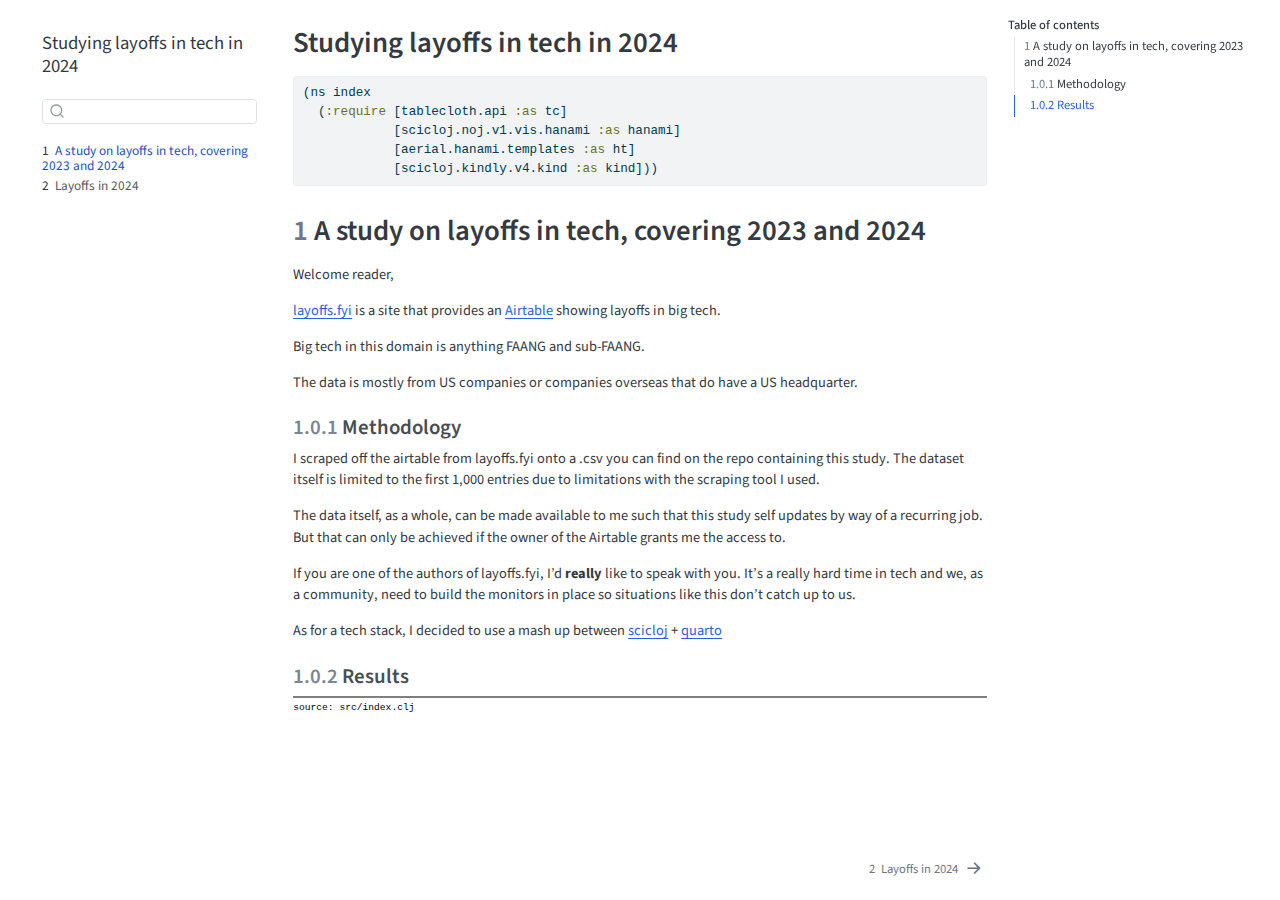
<file: index.html>
<!DOCTYPE html>
<html xmlns="http://www.w3.org/1999/xhtml" lang="en" xml:lang="en"><head>

<meta charset="utf-8">
<meta name="generator" content="quarto-1.4.554">

<meta name="viewport" content="width=device-width, initial-scale=1.0, user-scalable=yes">


<title>Studying layoffs in tech in 2024</title>
<style>
code{white-space: pre-wrap;}
span.smallcaps{font-variant: small-caps;}
div.columns{display: flex; gap: min(4vw, 1.5em);}
div.column{flex: auto; overflow-x: auto;}
div.hanging-indent{margin-left: 1.5em; text-indent: -1.5em;}
ul.task-list{list-style: none;}
ul.task-list li input[type="checkbox"] {
  width: 0.8em;
  margin: 0 0.8em 0.2em -1em; /* quarto-specific, see https://github.com/quarto-dev/quarto-cli/issues/4556 */ 
  vertical-align: middle;
}
/* CSS for syntax highlighting */
pre > code.sourceCode { white-space: pre; position: relative; }
pre > code.sourceCode > span { line-height: 1.25; }
pre > code.sourceCode > span:empty { height: 1.2em; }
.sourceCode { overflow: visible; }
code.sourceCode > span { color: inherit; text-decoration: inherit; }
div.sourceCode { margin: 1em 0; }
pre.sourceCode { margin: 0; }
@media screen {
div.sourceCode { overflow: auto; }
}
@media print {
pre > code.sourceCode { white-space: pre-wrap; }
pre > code.sourceCode > span { text-indent: -5em; padding-left: 5em; }
}
pre.numberSource code
  { counter-reset: source-line 0; }
pre.numberSource code > span
  { position: relative; left: -4em; counter-increment: source-line; }
pre.numberSource code > span > a:first-child::before
  { content: counter(source-line);
    position: relative; left: -1em; text-align: right; vertical-align: baseline;
    border: none; display: inline-block;
    -webkit-touch-callout: none; -webkit-user-select: none;
    -khtml-user-select: none; -moz-user-select: none;
    -ms-user-select: none; user-select: none;
    padding: 0 4px; width: 4em;
  }
pre.numberSource { margin-left: 3em;  padding-left: 4px; }
div.sourceCode
  {   }
@media screen {
pre > code.sourceCode > span > a:first-child::before { text-decoration: underline; }
}
</style>


<script src="site_libs/quarto-nav/quarto-nav.js"></script>
<script src="site_libs/quarto-nav/headroom.min.js"></script>
<script src="site_libs/clipboard/clipboard.min.js"></script>
<script src="site_libs/quarto-search/autocomplete.umd.js"></script>
<script src="site_libs/quarto-search/fuse.min.js"></script>
<script src="site_libs/quarto-search/quarto-search.js"></script>
<meta name="quarto:offset" content="./">
<link href="./notebooks.layoffs.html" rel="next">
<script src="site_libs/quarto-html/quarto.js"></script>
<script src="site_libs/quarto-html/popper.min.js"></script>
<script src="site_libs/quarto-html/tippy.umd.min.js"></script>
<script src="site_libs/quarto-html/anchor.min.js"></script>
<link href="site_libs/quarto-html/tippy.css" rel="stylesheet">
<link href="site_libs/quarto-html/quarto-syntax-highlighting.css" rel="stylesheet" id="quarto-text-highlighting-styles">
<script src="site_libs/bootstrap/bootstrap.min.js"></script>
<link href="site_libs/bootstrap/bootstrap-icons.css" rel="stylesheet">
<link href="site_libs/bootstrap/bootstrap.min.css" rel="stylesheet" id="quarto-bootstrap" data-mode="light">
<script id="quarto-search-options" type="application/json">{
  "location": "sidebar",
  "copy-button": false,
  "collapse-after": 3,
  "panel-placement": "start",
  "type": "textbox",
  "limit": 50,
  "keyboard-shortcut": [
    "f",
    "/",
    "s"
  ],
  "show-item-context": false,
  "language": {
    "search-no-results-text": "No results",
    "search-matching-documents-text": "matching documents",
    "search-copy-link-title": "Copy link to search",
    "search-hide-matches-text": "Hide additional matches",
    "search-more-match-text": "more match in this document",
    "search-more-matches-text": "more matches in this document",
    "search-clear-button-title": "Clear",
    "search-text-placeholder": "",
    "search-detached-cancel-button-title": "Cancel",
    "search-submit-button-title": "Submit",
    "search-label": "Search"
  }
}</script>
<link rel="icon" href="data:,">


</head>

<body class="nav-sidebar floating">

<div id="quarto-search-results"></div>
  <header id="quarto-header" class="headroom fixed-top">
  <nav class="quarto-secondary-nav">
    <div class="container-fluid d-flex">
      <button type="button" class="quarto-btn-toggle btn" data-bs-toggle="collapse" data-bs-target=".quarto-sidebar-collapse-item" aria-controls="quarto-sidebar" aria-expanded="false" aria-label="Toggle sidebar navigation" onclick="if (window.quartoToggleHeadroom) { window.quartoToggleHeadroom(); }">
        <i class="bi bi-layout-text-sidebar-reverse"></i>
      </button>
        <nav class="quarto-page-breadcrumbs" aria-label="breadcrumb"><ol class="breadcrumb"><li class="breadcrumb-item"><a href="./index.html"><span class="chapter-number">1</span>&nbsp; <span class="chapter-title">A study on layoffs in tech, covering 2023 and 2024</span></a></li></ol></nav>
        <a class="flex-grow-1" role="button" data-bs-toggle="collapse" data-bs-target=".quarto-sidebar-collapse-item" aria-controls="quarto-sidebar" aria-expanded="false" aria-label="Toggle sidebar navigation" onclick="if (window.quartoToggleHeadroom) { window.quartoToggleHeadroom(); }">      
        </a>
      <button type="button" class="btn quarto-search-button" aria-label="" onclick="window.quartoOpenSearch();">
        <i class="bi bi-search"></i>
      </button>
    </div>
  </nav>
</header>
<!-- content -->
<div id="quarto-content" class="quarto-container page-columns page-rows-contents page-layout-article">
<!-- sidebar -->
  <nav id="quarto-sidebar" class="sidebar collapse collapse-horizontal quarto-sidebar-collapse-item sidebar-navigation floating overflow-auto">
    <div class="pt-lg-2 mt-2 text-left sidebar-header">
    <div class="sidebar-title mb-0 py-0">
      <a href="./">Studying layoffs in tech in 2024</a> 
    </div>
      </div>
        <div class="mt-2 flex-shrink-0 align-items-center">
        <div class="sidebar-search">
        <div id="quarto-search" class="" title="Search"></div>
        </div>
        </div>
    <div class="sidebar-menu-container"> 
    <ul class="list-unstyled mt-1">
        <li class="sidebar-item">
  <div class="sidebar-item-container"> 
  <a href="./index.html" class="sidebar-item-text sidebar-link active">
 <span class="menu-text"><span class="chapter-number">1</span>&nbsp; <span class="chapter-title">A study on layoffs in tech, covering 2023 and 2024</span></span></a>
  </div>
</li>
        <li class="sidebar-item">
  <div class="sidebar-item-container"> 
  <a href="./notebooks.layoffs.html" class="sidebar-item-text sidebar-link">
 <span class="menu-text"><span class="chapter-number">2</span>&nbsp; <span class="chapter-title">Layoffs in 2024</span></span></a>
  </div>
</li>
    </ul>
    </div>
</nav>
<div id="quarto-sidebar-glass" class="quarto-sidebar-collapse-item" data-bs-toggle="collapse" data-bs-target=".quarto-sidebar-collapse-item"></div>
<!-- margin-sidebar -->
    <div id="quarto-margin-sidebar" class="sidebar margin-sidebar">
        <nav id="TOC" role="doc-toc" class="toc-active">
    <h2 id="toc-title">Table of contents</h2>
   
  <ul>
  <li><a href="#a-study-on-layoffs-in-tech-covering-2023-and-2024" id="toc-a-study-on-layoffs-in-tech-covering-2023-and-2024" class="nav-link active" data-scroll-target="#a-study-on-layoffs-in-tech-covering-2023-and-2024"><span class="header-section-number">1</span> A study on layoffs in tech, covering 2023 and 2024</a>
  <ul>
  <li><a href="#methodology" id="toc-methodology" class="nav-link" data-scroll-target="#methodology"><span class="header-section-number">1.0.1</span> Methodology</a></li>
  <li><a href="#results" id="toc-results" class="nav-link" data-scroll-target="#results"><span class="header-section-number">1.0.2</span> Results</a></li>
  </ul></li>
  </ul>
</nav>
    </div>
<!-- main -->
<main class="content" id="quarto-document-content">

<header id="title-block-header" class="quarto-title-block default">
<div class="quarto-title">
<h1 class="title">Studying layoffs in tech in 2024</h1>
</div>



<div class="quarto-title-meta">

    
  
    
  </div>
  


</header>


<style></style>
<style>.printedClojure .sourceCode {
  background-color: transparent;
  border-style: none;
}
</style>
<style>.clay-limit-image-width .clay-image {max-width: 100%}
</style>
<script src="index_files/md-default0.js" type="text/javascript"></script>
<script src="index_files/md-default1.js" type="text/javascript"></script>
<div class="sourceClojure">
<div class="sourceCode" id="cb1"><pre class="sourceCode clojure code-with-copy"><code class="sourceCode clojure"><span id="cb1-1"><a href="#cb1-1" aria-hidden="true" tabindex="-1"></a>(<span class="kw">ns</span> <span class="kw">index</span></span>
<span id="cb1-2"><a href="#cb1-2" aria-hidden="true" tabindex="-1"></a>  (<span class="at">:require</span> [tablecloth.api <span class="at">:as</span> tc]</span>
<span id="cb1-3"><a href="#cb1-3" aria-hidden="true" tabindex="-1"></a>            [scicloj.noj.v1.vis.hanami <span class="at">:as</span> hanami]</span>
<span id="cb1-4"><a href="#cb1-4" aria-hidden="true" tabindex="-1"></a>            [aerial.hanami.templates <span class="at">:as</span> ht]</span>
<span id="cb1-5"><a href="#cb1-5" aria-hidden="true" tabindex="-1"></a>            [scicloj.kindly.v4.kind <span class="at">:as</span> kind]))</span></code><button title="Copy to Clipboard" class="code-copy-button"><i class="bi"></i></button></pre></div>
</div>
<section id="a-study-on-layoffs-in-tech-covering-2023-and-2024" class="level1" data-number="1">
<h1 data-number="1"><span class="header-section-number">1</span> A study on layoffs in tech, covering 2023 and 2024</h1>
<p>Welcome reader,</p>
<p><a href="https://layoffs.fyi/">layoffs.fyi</a> is a site that provides an <a href="https://www.airtable.com/">Airtable</a> showing layoffs in big tech.</p>
<p>Big tech in this domain is anything FAANG and sub-FAANG.</p>
<p>The data is mostly from US companies or companies overseas that do have a US headquarter.</p>
<section id="methodology" class="level3" data-number="1.0.1">
<h3 data-number="1.0.1" class="anchored" data-anchor-id="methodology"><span class="header-section-number">1.0.1</span> Methodology</h3>
<p>I scraped off the airtable from layoffs.fyi onto a .csv you can find on the repo containing this study. The dataset itself is limited to the first 1,000 entries due to limitations with the scraping tool I used.</p>
<p>The data itself, as a whole, can be made available to me such that this study self updates by way of a recurring job. But that can only be achieved if the owner of the Airtable grants me the access to.</p>
<p>If you are one of the authors of layoffs.fyi, I’d <strong>really</strong> like to speak with you. It’s a really hard time in tech and we, as a community, need to build the monitors in place so situations like this don’t catch up to us.</p>
<p>As for a tech stack, I decided to use a mash up between <a href="https://scicloj.github.io/">scicloj</a> + <a href="https://quarto.org/">quarto</a></p>
</section>
<section id="results" class="level3" data-number="1.0.2">
<h3 data-number="1.0.2" class="anchored" data-anchor-id="results"><span class="header-section-number">1.0.2</span> Results</h3>
<div style="background-color:grey;height:2px;width:100%;"></div>
<div><pre><small><small>source: src/index.clj</small></small></pre></div>


</section>
</section>

</main> <!-- /main -->
<script id="quarto-html-after-body" type="application/javascript">
window.document.addEventListener("DOMContentLoaded", function (event) {
  const toggleBodyColorMode = (bsSheetEl) => {
    const mode = bsSheetEl.getAttribute("data-mode");
    const bodyEl = window.document.querySelector("body");
    if (mode === "dark") {
      bodyEl.classList.add("quarto-dark");
      bodyEl.classList.remove("quarto-light");
    } else {
      bodyEl.classList.add("quarto-light");
      bodyEl.classList.remove("quarto-dark");
    }
  }
  const toggleBodyColorPrimary = () => {
    const bsSheetEl = window.document.querySelector("link#quarto-bootstrap");
    if (bsSheetEl) {
      toggleBodyColorMode(bsSheetEl);
    }
  }
  toggleBodyColorPrimary();  
  const icon = "";
  const anchorJS = new window.AnchorJS();
  anchorJS.options = {
    placement: 'right',
    icon: icon
  };
  anchorJS.add('.anchored');
  const isCodeAnnotation = (el) => {
    for (const clz of el.classList) {
      if (clz.startsWith('code-annotation-')) {                     
        return true;
      }
    }
    return false;
  }
  const clipboard = new window.ClipboardJS('.code-copy-button', {
    text: function(trigger) {
      const codeEl = trigger.previousElementSibling.cloneNode(true);
      for (const childEl of codeEl.children) {
        if (isCodeAnnotation(childEl)) {
          childEl.remove();
        }
      }
      return codeEl.innerText;
    }
  });
  clipboard.on('success', function(e) {
    // button target
    const button = e.trigger;
    // don't keep focus
    button.blur();
    // flash "checked"
    button.classList.add('code-copy-button-checked');
    var currentTitle = button.getAttribute("title");
    button.setAttribute("title", "Copied!");
    let tooltip;
    if (window.bootstrap) {
      button.setAttribute("data-bs-toggle", "tooltip");
      button.setAttribute("data-bs-placement", "left");
      button.setAttribute("data-bs-title", "Copied!");
      tooltip = new bootstrap.Tooltip(button, 
        { trigger: "manual", 
          customClass: "code-copy-button-tooltip",
          offset: [0, -8]});
      tooltip.show();    
    }
    setTimeout(function() {
      if (tooltip) {
        tooltip.hide();
        button.removeAttribute("data-bs-title");
        button.removeAttribute("data-bs-toggle");
        button.removeAttribute("data-bs-placement");
      }
      button.setAttribute("title", currentTitle);
      button.classList.remove('code-copy-button-checked');
    }, 1000);
    // clear code selection
    e.clearSelection();
  });
    var localhostRegex = new RegExp(/^(?:http|https):\/\/localhost\:?[0-9]*\//);
    var mailtoRegex = new RegExp(/^mailto:/);
      var filterRegex = new RegExp('/' + window.location.host + '/');
    var isInternal = (href) => {
        return filterRegex.test(href) || localhostRegex.test(href) || mailtoRegex.test(href);
    }
    // Inspect non-navigation links and adorn them if external
 	var links = window.document.querySelectorAll('a[href]:not(.nav-link):not(.navbar-brand):not(.toc-action):not(.sidebar-link):not(.sidebar-item-toggle):not(.pagination-link):not(.no-external):not([aria-hidden]):not(.dropdown-item):not(.quarto-navigation-tool)');
    for (var i=0; i<links.length; i++) {
      const link = links[i];
      if (!isInternal(link.href)) {
        // undo the damage that might have been done by quarto-nav.js in the case of
        // links that we want to consider external
        if (link.dataset.originalHref !== undefined) {
          link.href = link.dataset.originalHref;
        }
      }
    }
  function tippyHover(el, contentFn, onTriggerFn, onUntriggerFn) {
    const config = {
      allowHTML: true,
      maxWidth: 500,
      delay: 100,
      arrow: false,
      appendTo: function(el) {
          return el.parentElement;
      },
      interactive: true,
      interactiveBorder: 10,
      theme: 'quarto',
      placement: 'bottom-start',
    };
    if (contentFn) {
      config.content = contentFn;
    }
    if (onTriggerFn) {
      config.onTrigger = onTriggerFn;
    }
    if (onUntriggerFn) {
      config.onUntrigger = onUntriggerFn;
    }
    window.tippy(el, config); 
  }
  const noterefs = window.document.querySelectorAll('a[role="doc-noteref"]');
  for (var i=0; i<noterefs.length; i++) {
    const ref = noterefs[i];
    tippyHover(ref, function() {
      // use id or data attribute instead here
      let href = ref.getAttribute('data-footnote-href') || ref.getAttribute('href');
      try { href = new URL(href).hash; } catch {}
      const id = href.replace(/^#\/?/, "");
      const note = window.document.getElementById(id);
      if (note) {
        return note.innerHTML;
      } else {
        return "";
      }
    });
  }
  const xrefs = window.document.querySelectorAll('a.quarto-xref');
  const processXRef = (id, note) => {
    // Strip column container classes
    const stripColumnClz = (el) => {
      el.classList.remove("page-full", "page-columns");
      if (el.children) {
        for (const child of el.children) {
          stripColumnClz(child);
        }
      }
    }
    stripColumnClz(note)
    if (id === null || id.startsWith('sec-')) {
      // Special case sections, only their first couple elements
      const container = document.createElement("div");
      if (note.children && note.children.length > 2) {
        container.appendChild(note.children[0].cloneNode(true));
        for (let i = 1; i < note.children.length; i++) {
          const child = note.children[i];
          if (child.tagName === "P" && child.innerText === "") {
            continue;
          } else {
            container.appendChild(child.cloneNode(true));
            break;
          }
        }
        if (window.Quarto?.typesetMath) {
          window.Quarto.typesetMath(container);
        }
        return container.innerHTML
      } else {
        if (window.Quarto?.typesetMath) {
          window.Quarto.typesetMath(note);
        }
        return note.innerHTML;
      }
    } else {
      // Remove any anchor links if they are present
      const anchorLink = note.querySelector('a.anchorjs-link');
      if (anchorLink) {
        anchorLink.remove();
      }
      if (window.Quarto?.typesetMath) {
        window.Quarto.typesetMath(note);
      }
      // TODO in 1.5, we should make sure this works without a callout special case
      if (note.classList.contains("callout")) {
        return note.outerHTML;
      } else {
        return note.innerHTML;
      }
    }
  }
  for (var i=0; i<xrefs.length; i++) {
    const xref = xrefs[i];
    tippyHover(xref, undefined, function(instance) {
      instance.disable();
      let url = xref.getAttribute('href');
      let hash = undefined; 
      if (url.startsWith('#')) {
        hash = url;
      } else {
        try { hash = new URL(url).hash; } catch {}
      }
      if (hash) {
        const id = hash.replace(/^#\/?/, "");
        const note = window.document.getElementById(id);
        if (note !== null) {
          try {
            const html = processXRef(id, note.cloneNode(true));
            instance.setContent(html);
          } finally {
            instance.enable();
            instance.show();
          }
        } else {
          // See if we can fetch this
          fetch(url.split('#')[0])
          .then(res => res.text())
          .then(html => {
            const parser = new DOMParser();
            const htmlDoc = parser.parseFromString(html, "text/html");
            const note = htmlDoc.getElementById(id);
            if (note !== null) {
              const html = processXRef(id, note);
              instance.setContent(html);
            } 
          }).finally(() => {
            instance.enable();
            instance.show();
          });
        }
      } else {
        // See if we can fetch a full url (with no hash to target)
        // This is a special case and we should probably do some content thinning / targeting
        fetch(url)
        .then(res => res.text())
        .then(html => {
          const parser = new DOMParser();
          const htmlDoc = parser.parseFromString(html, "text/html");
          const note = htmlDoc.querySelector('main.content');
          if (note !== null) {
            // This should only happen for chapter cross references
            // (since there is no id in the URL)
            // remove the first header
            if (note.children.length > 0 && note.children[0].tagName === "HEADER") {
              note.children[0].remove();
            }
            const html = processXRef(null, note);
            instance.setContent(html);
          } 
        }).finally(() => {
          instance.enable();
          instance.show();
        });
      }
    }, function(instance) {
    });
  }
      let selectedAnnoteEl;
      const selectorForAnnotation = ( cell, annotation) => {
        let cellAttr = 'data-code-cell="' + cell + '"';
        let lineAttr = 'data-code-annotation="' +  annotation + '"';
        const selector = 'span[' + cellAttr + '][' + lineAttr + ']';
        return selector;
      }
      const selectCodeLines = (annoteEl) => {
        const doc = window.document;
        const targetCell = annoteEl.getAttribute("data-target-cell");
        const targetAnnotation = annoteEl.getAttribute("data-target-annotation");
        const annoteSpan = window.document.querySelector(selectorForAnnotation(targetCell, targetAnnotation));
        const lines = annoteSpan.getAttribute("data-code-lines").split(",");
        const lineIds = lines.map((line) => {
          return targetCell + "-" + line;
        })
        let top = null;
        let height = null;
        let parent = null;
        if (lineIds.length > 0) {
            //compute the position of the single el (top and bottom and make a div)
            const el = window.document.getElementById(lineIds[0]);
            top = el.offsetTop;
            height = el.offsetHeight;
            parent = el.parentElement.parentElement;
          if (lineIds.length > 1) {
            const lastEl = window.document.getElementById(lineIds[lineIds.length - 1]);
            const bottom = lastEl.offsetTop + lastEl.offsetHeight;
            height = bottom - top;
          }
          if (top !== null && height !== null && parent !== null) {
            // cook up a div (if necessary) and position it 
            let div = window.document.getElementById("code-annotation-line-highlight");
            if (div === null) {
              div = window.document.createElement("div");
              div.setAttribute("id", "code-annotation-line-highlight");
              div.style.position = 'absolute';
              parent.appendChild(div);
            }
            div.style.top = top - 2 + "px";
            div.style.height = height + 4 + "px";
            div.style.left = 0;
            let gutterDiv = window.document.getElementById("code-annotation-line-highlight-gutter");
            if (gutterDiv === null) {
              gutterDiv = window.document.createElement("div");
              gutterDiv.setAttribute("id", "code-annotation-line-highlight-gutter");
              gutterDiv.style.position = 'absolute';
              const codeCell = window.document.getElementById(targetCell);
              const gutter = codeCell.querySelector('.code-annotation-gutter');
              gutter.appendChild(gutterDiv);
            }
            gutterDiv.style.top = top - 2 + "px";
            gutterDiv.style.height = height + 4 + "px";
          }
          selectedAnnoteEl = annoteEl;
        }
      };
      const unselectCodeLines = () => {
        const elementsIds = ["code-annotation-line-highlight", "code-annotation-line-highlight-gutter"];
        elementsIds.forEach((elId) => {
          const div = window.document.getElementById(elId);
          if (div) {
            div.remove();
          }
        });
        selectedAnnoteEl = undefined;
      };
        // Handle positioning of the toggle
    window.addEventListener(
      "resize",
      throttle(() => {
        elRect = undefined;
        if (selectedAnnoteEl) {
          selectCodeLines(selectedAnnoteEl);
        }
      }, 10)
    );
    function throttle(fn, ms) {
    let throttle = false;
    let timer;
      return (...args) => {
        if(!throttle) { // first call gets through
            fn.apply(this, args);
            throttle = true;
        } else { // all the others get throttled
            if(timer) clearTimeout(timer); // cancel #2
            timer = setTimeout(() => {
              fn.apply(this, args);
              timer = throttle = false;
            }, ms);
        }
      };
    }
      // Attach click handler to the DT
      const annoteDls = window.document.querySelectorAll('dt[data-target-cell]');
      for (const annoteDlNode of annoteDls) {
        annoteDlNode.addEventListener('click', (event) => {
          const clickedEl = event.target;
          if (clickedEl !== selectedAnnoteEl) {
            unselectCodeLines();
            const activeEl = window.document.querySelector('dt[data-target-cell].code-annotation-active');
            if (activeEl) {
              activeEl.classList.remove('code-annotation-active');
            }
            selectCodeLines(clickedEl);
            clickedEl.classList.add('code-annotation-active');
          } else {
            // Unselect the line
            unselectCodeLines();
            clickedEl.classList.remove('code-annotation-active');
          }
        });
      }
  const findCites = (el) => {
    const parentEl = el.parentElement;
    if (parentEl) {
      const cites = parentEl.dataset.cites;
      if (cites) {
        return {
          el,
          cites: cites.split(' ')
        };
      } else {
        return findCites(el.parentElement)
      }
    } else {
      return undefined;
    }
  };
  var bibliorefs = window.document.querySelectorAll('a[role="doc-biblioref"]');
  for (var i=0; i<bibliorefs.length; i++) {
    const ref = bibliorefs[i];
    const citeInfo = findCites(ref);
    if (citeInfo) {
      tippyHover(citeInfo.el, function() {
        var popup = window.document.createElement('div');
        citeInfo.cites.forEach(function(cite) {
          var citeDiv = window.document.createElement('div');
          citeDiv.classList.add('hanging-indent');
          citeDiv.classList.add('csl-entry');
          var biblioDiv = window.document.getElementById('ref-' + cite);
          if (biblioDiv) {
            citeDiv.innerHTML = biblioDiv.innerHTML;
          }
          popup.appendChild(citeDiv);
        });
        return popup.innerHTML;
      });
    }
  }
});
</script>
<nav class="page-navigation">
  <div class="nav-page nav-page-previous">
  </div>
  <div class="nav-page nav-page-next">
      <a href="./notebooks.layoffs.html" class="pagination-link" aria-label="Layoffs in 2024">
        <span class="nav-page-text"><span class="chapter-number">2</span>&nbsp; <span class="chapter-title">Layoffs in 2024</span></span> <i class="bi bi-arrow-right-short"></i>
      </a>
  </div>
</nav>
</div> <!-- /content -->




</body></html>
</file>
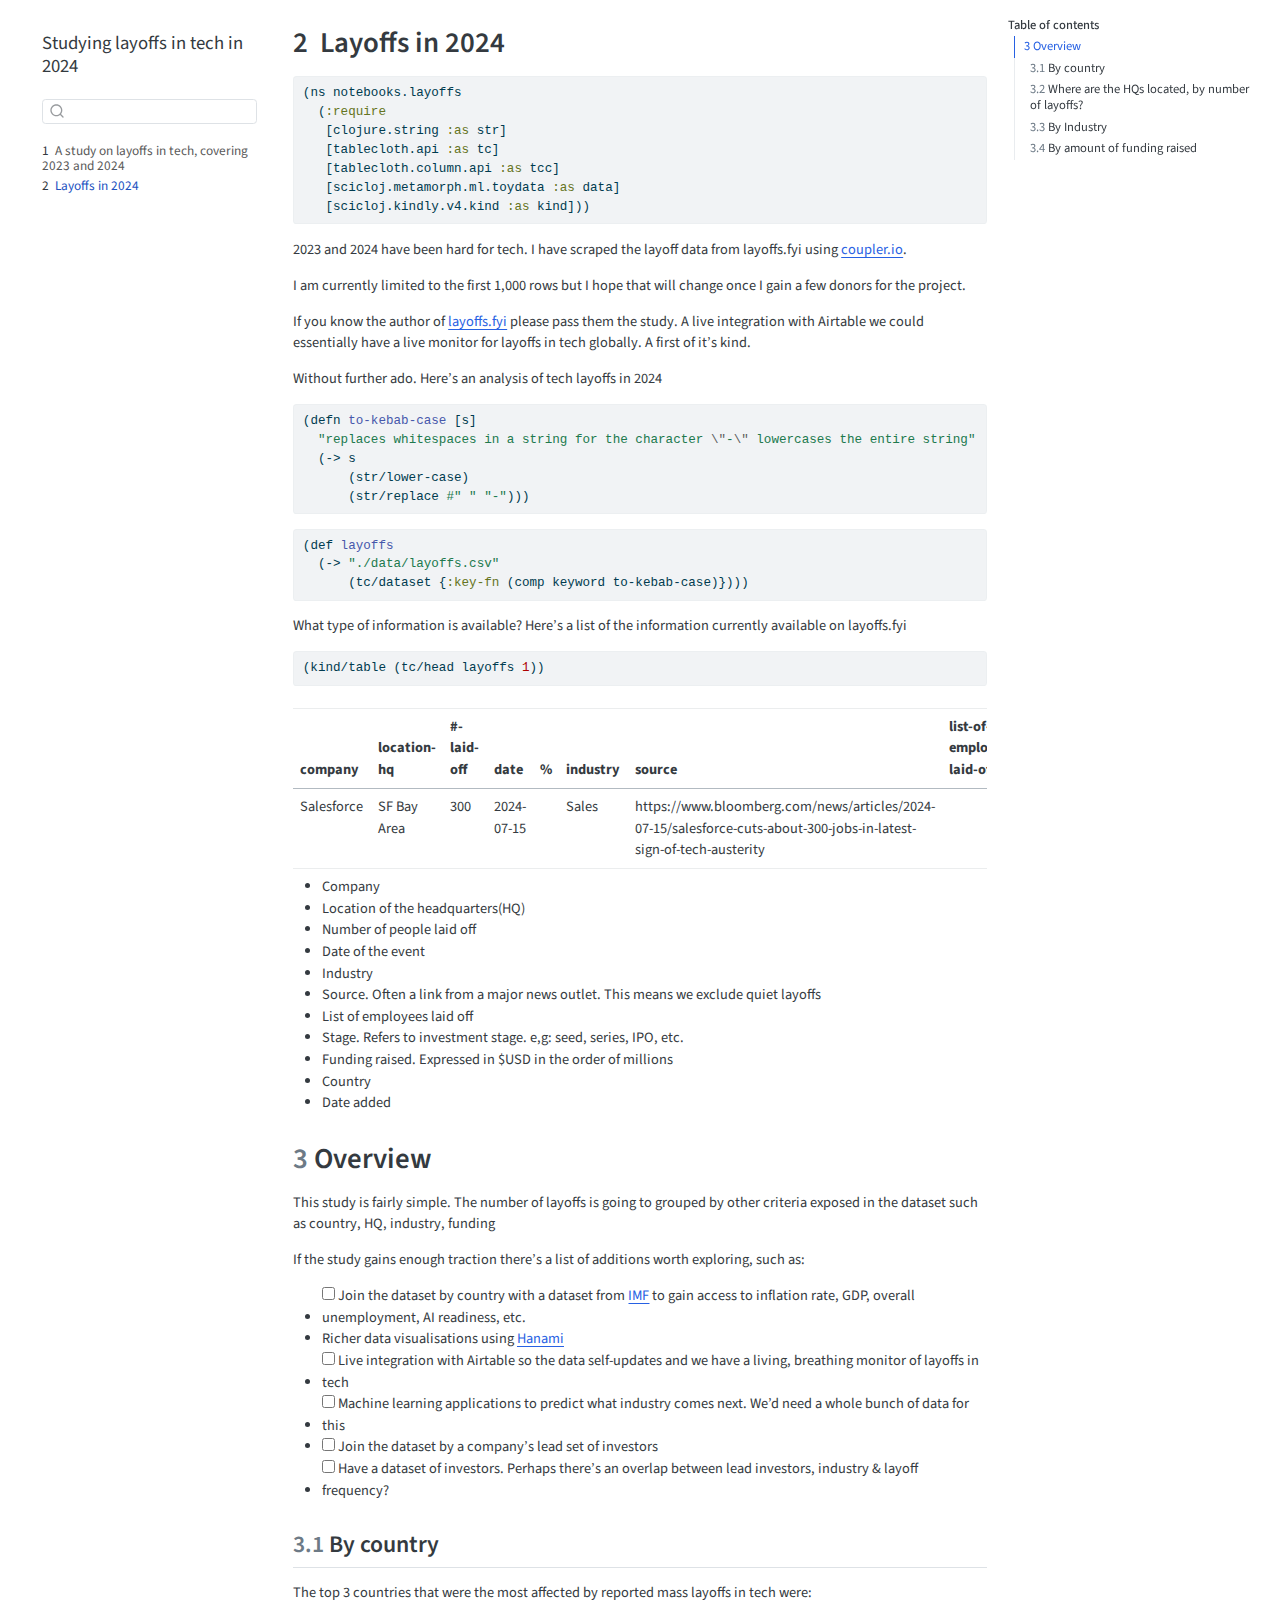
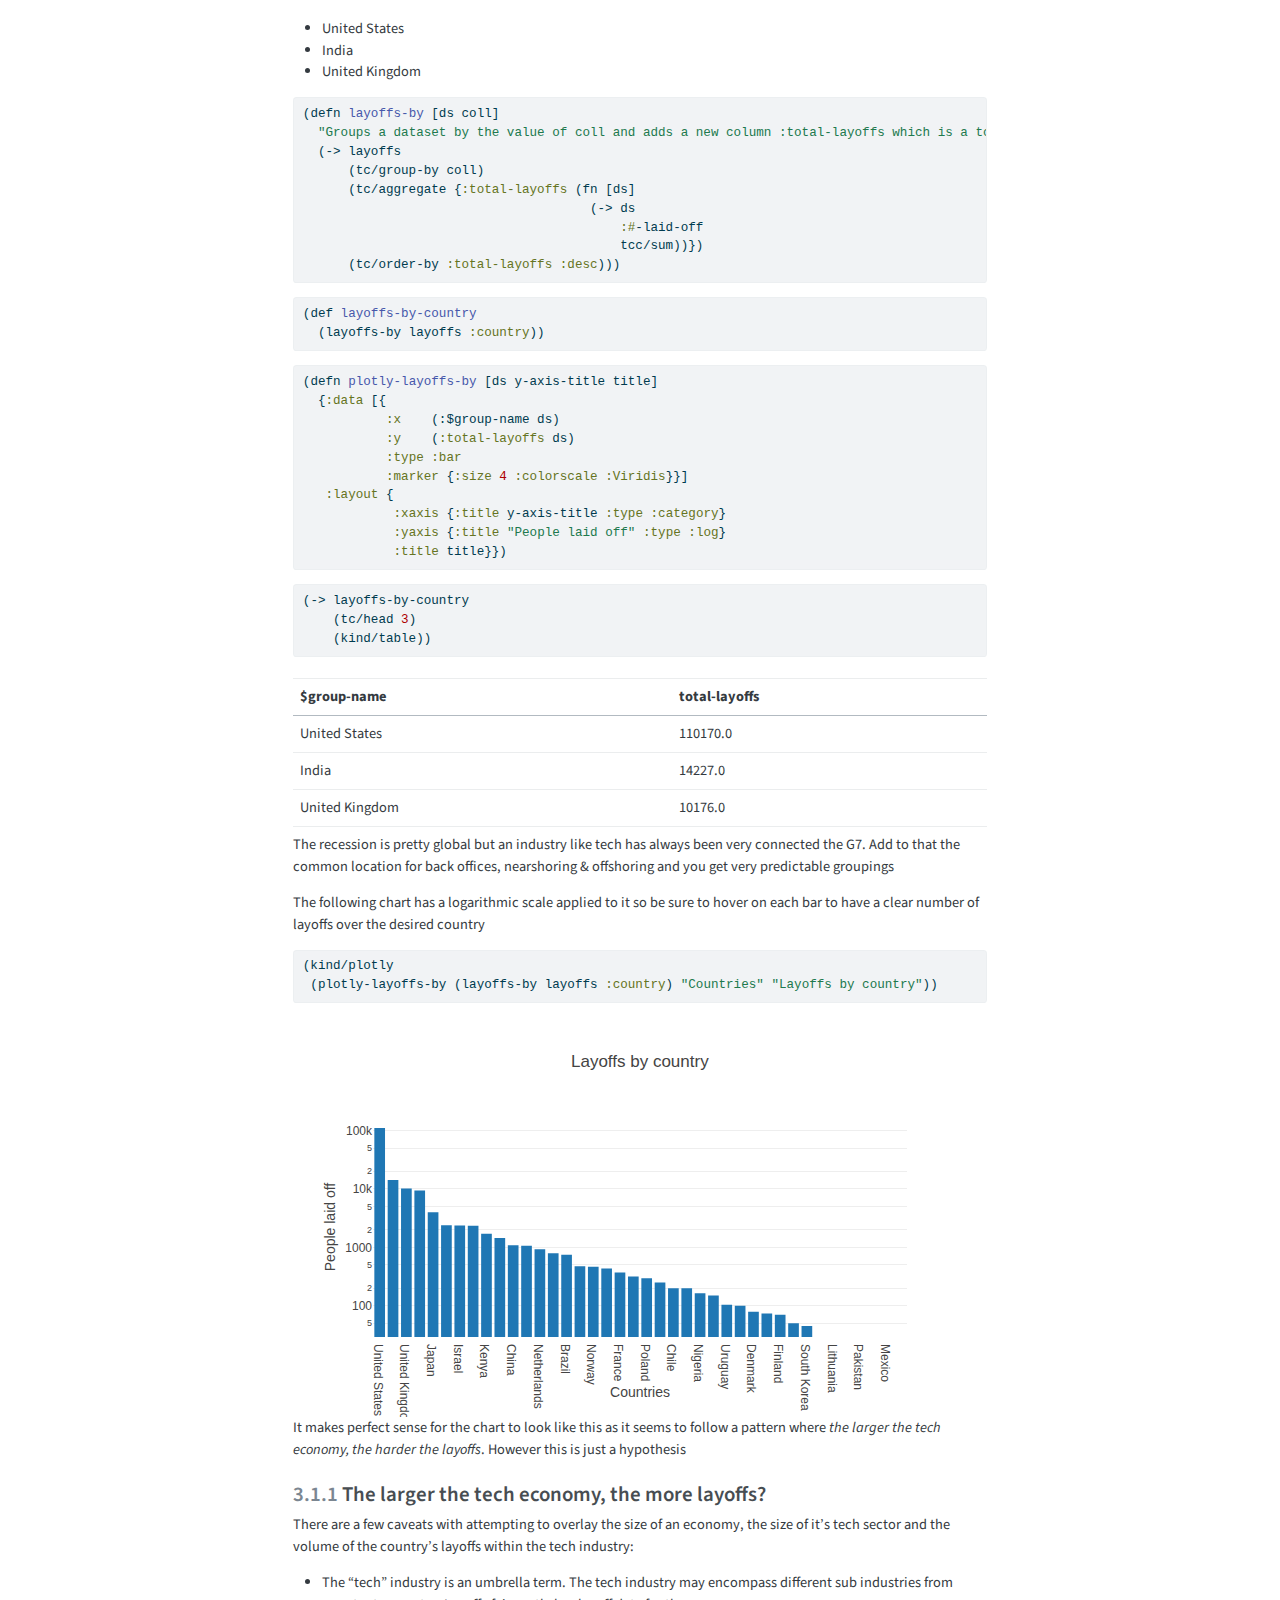
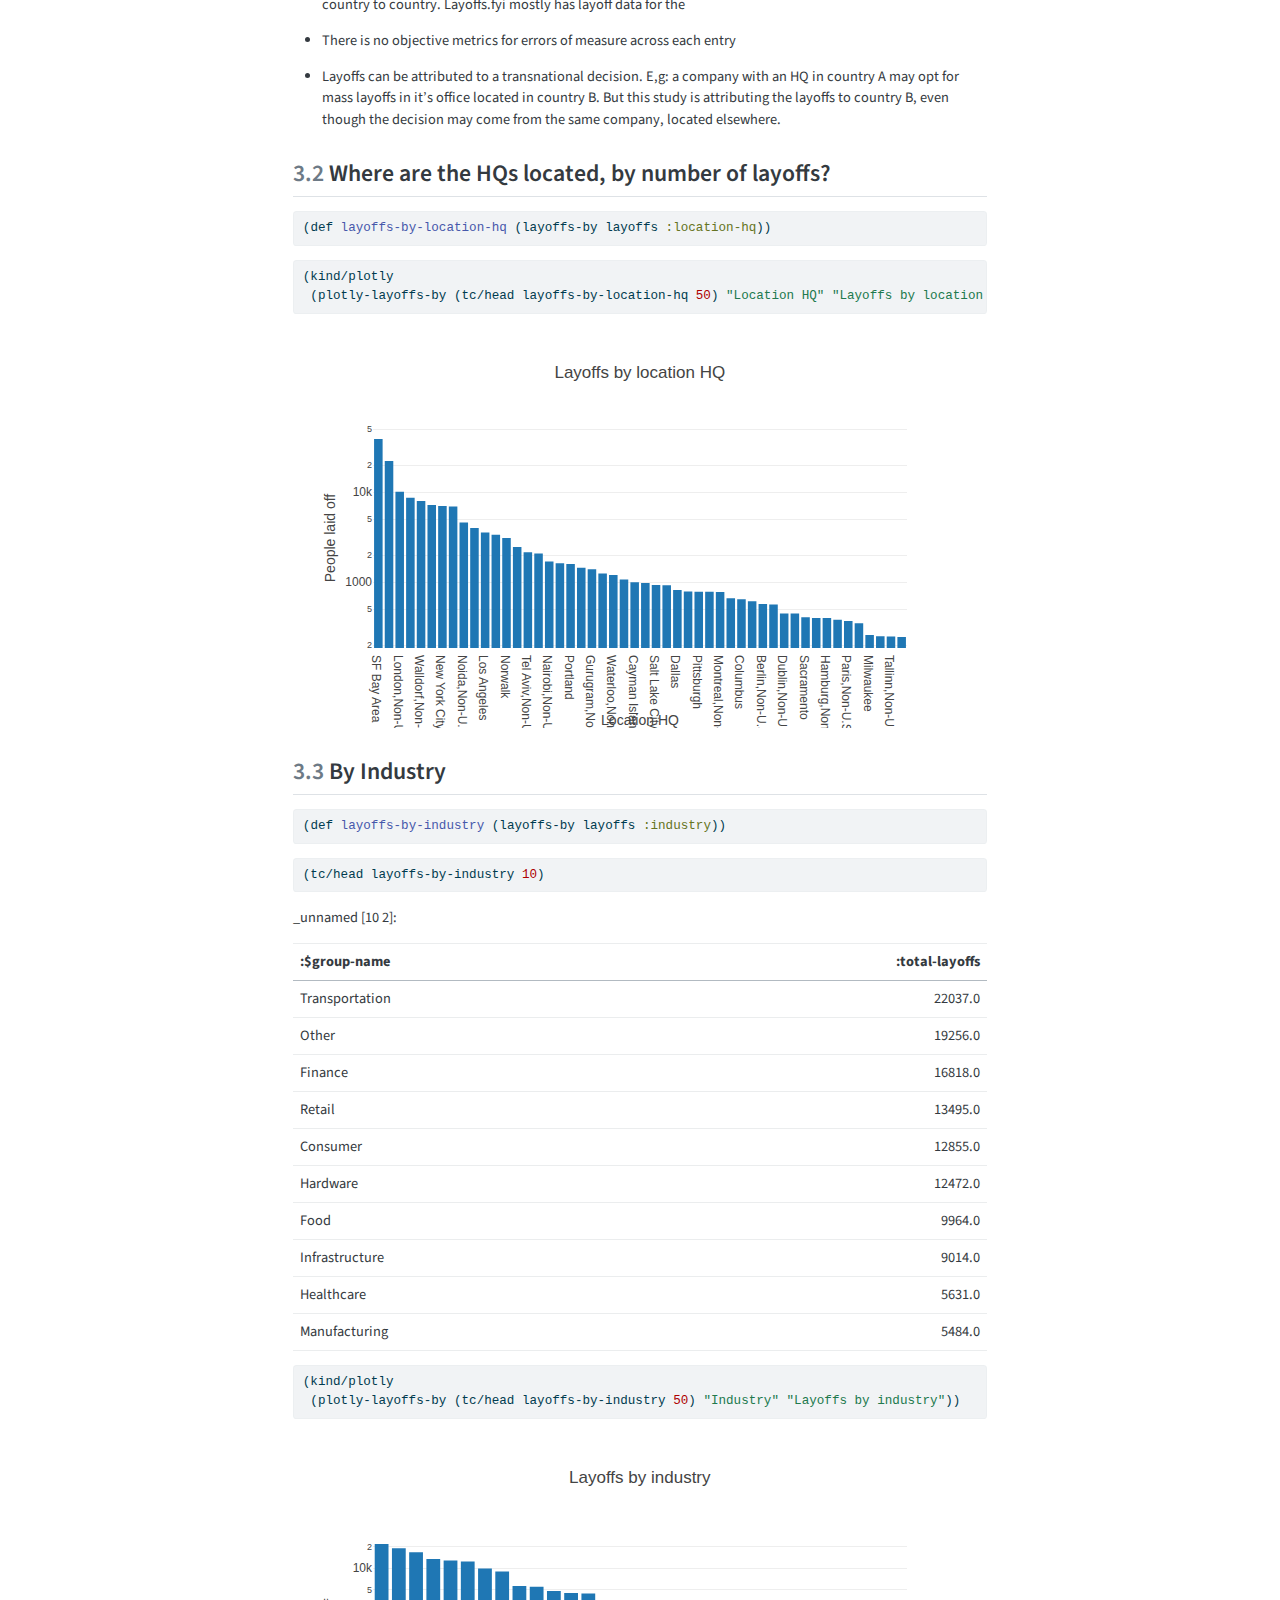
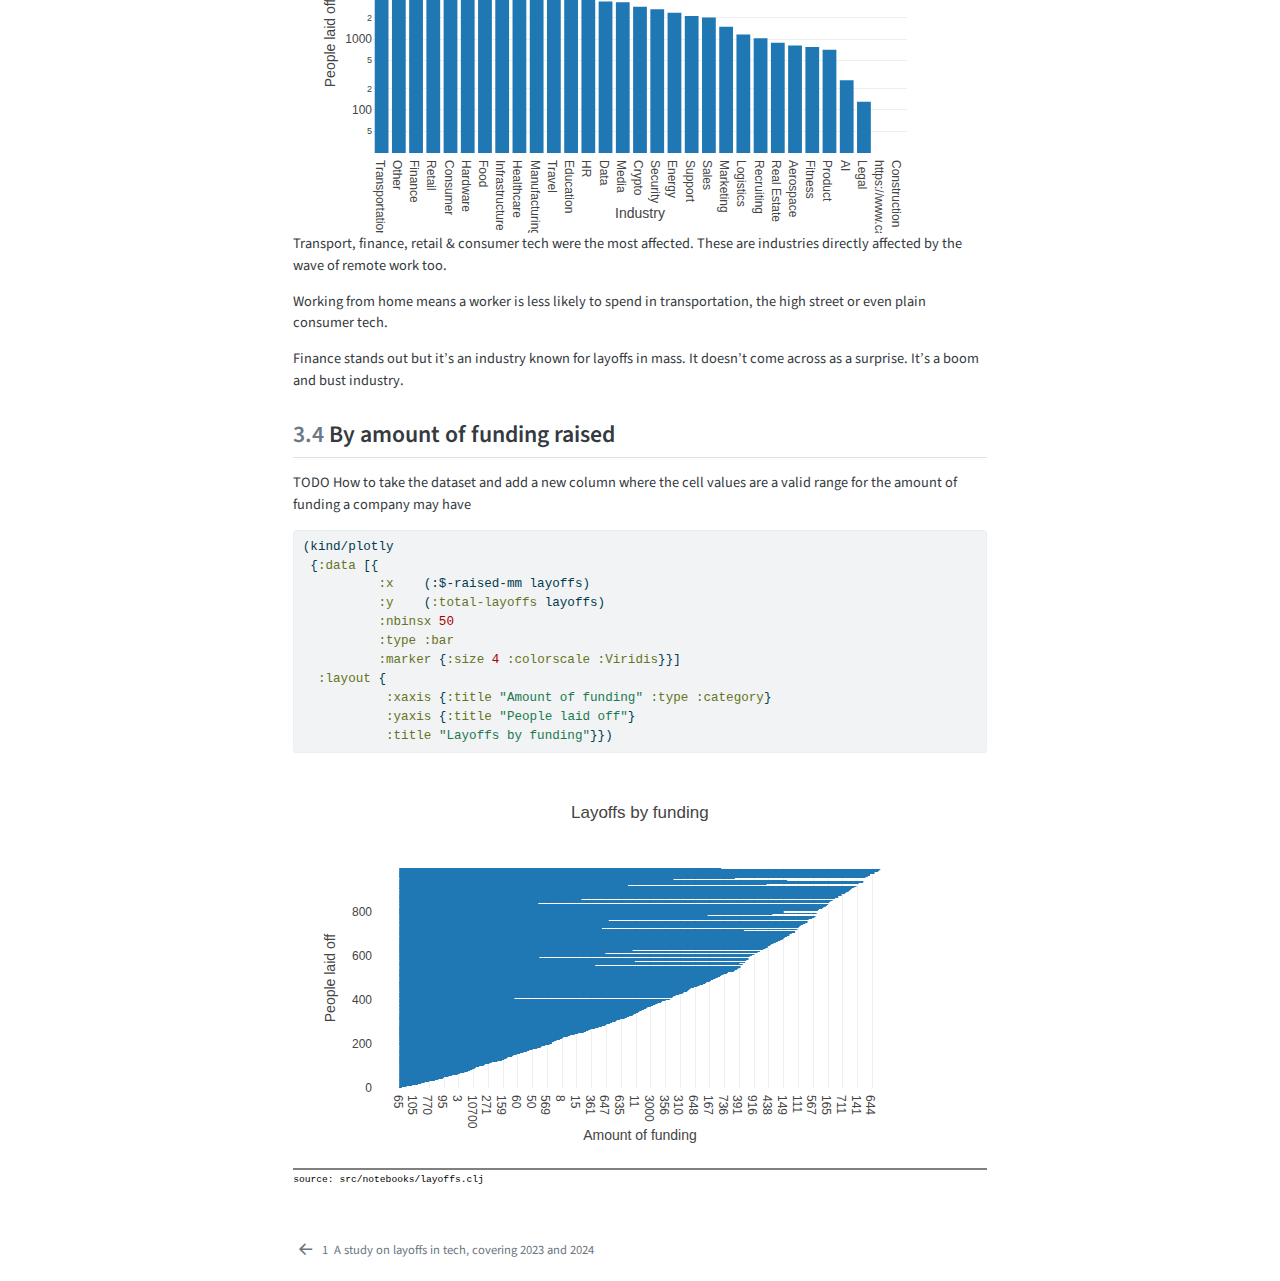
<file: notebooks.layoffs.html>
<!DOCTYPE html>
<html xmlns="http://www.w3.org/1999/xhtml" lang="en" xml:lang="en"><head>

<meta charset="utf-8">
<meta name="generator" content="quarto-1.4.554">

<meta name="viewport" content="width=device-width, initial-scale=1.0, user-scalable=yes">


<title>Studying layoffs in tech in 2024 - 2&nbsp; Layoffs in 2024</title>
<style>
code{white-space: pre-wrap;}
span.smallcaps{font-variant: small-caps;}
div.columns{display: flex; gap: min(4vw, 1.5em);}
div.column{flex: auto; overflow-x: auto;}
div.hanging-indent{margin-left: 1.5em; text-indent: -1.5em;}
ul.task-list{list-style: none;}
ul.task-list li input[type="checkbox"] {
  width: 0.8em;
  margin: 0 0.8em 0.2em -1em; /* quarto-specific, see https://github.com/quarto-dev/quarto-cli/issues/4556 */ 
  vertical-align: middle;
}
/* CSS for syntax highlighting */
pre > code.sourceCode { white-space: pre; position: relative; }
pre > code.sourceCode > span { line-height: 1.25; }
pre > code.sourceCode > span:empty { height: 1.2em; }
.sourceCode { overflow: visible; }
code.sourceCode > span { color: inherit; text-decoration: inherit; }
div.sourceCode { margin: 1em 0; }
pre.sourceCode { margin: 0; }
@media screen {
div.sourceCode { overflow: auto; }
}
@media print {
pre > code.sourceCode { white-space: pre-wrap; }
pre > code.sourceCode > span { text-indent: -5em; padding-left: 5em; }
}
pre.numberSource code
  { counter-reset: source-line 0; }
pre.numberSource code > span
  { position: relative; left: -4em; counter-increment: source-line; }
pre.numberSource code > span > a:first-child::before
  { content: counter(source-line);
    position: relative; left: -1em; text-align: right; vertical-align: baseline;
    border: none; display: inline-block;
    -webkit-touch-callout: none; -webkit-user-select: none;
    -khtml-user-select: none; -moz-user-select: none;
    -ms-user-select: none; user-select: none;
    padding: 0 4px; width: 4em;
  }
pre.numberSource { margin-left: 3em;  padding-left: 4px; }
div.sourceCode
  {   }
@media screen {
pre > code.sourceCode > span > a:first-child::before { text-decoration: underline; }
}
</style>


<script src="site_libs/quarto-nav/quarto-nav.js"></script>
<script src="site_libs/quarto-nav/headroom.min.js"></script>
<script src="site_libs/clipboard/clipboard.min.js"></script>
<script src="site_libs/quarto-search/autocomplete.umd.js"></script>
<script src="site_libs/quarto-search/fuse.min.js"></script>
<script src="site_libs/quarto-search/quarto-search.js"></script>
<meta name="quarto:offset" content="./">
<link href="./index.html" rel="prev">
<script src="site_libs/quarto-html/quarto.js"></script>
<script src="site_libs/quarto-html/popper.min.js"></script>
<script src="site_libs/quarto-html/tippy.umd.min.js"></script>
<script src="site_libs/quarto-html/anchor.min.js"></script>
<link href="site_libs/quarto-html/tippy.css" rel="stylesheet">
<link href="site_libs/quarto-html/quarto-syntax-highlighting.css" rel="stylesheet" id="quarto-text-highlighting-styles">
<script src="site_libs/bootstrap/bootstrap.min.js"></script>
<link href="site_libs/bootstrap/bootstrap-icons.css" rel="stylesheet">
<link href="site_libs/bootstrap/bootstrap.min.css" rel="stylesheet" id="quarto-bootstrap" data-mode="light">
<script id="quarto-search-options" type="application/json">{
  "location": "sidebar",
  "copy-button": false,
  "collapse-after": 3,
  "panel-placement": "start",
  "type": "textbox",
  "limit": 50,
  "keyboard-shortcut": [
    "f",
    "/",
    "s"
  ],
  "show-item-context": false,
  "language": {
    "search-no-results-text": "No results",
    "search-matching-documents-text": "matching documents",
    "search-copy-link-title": "Copy link to search",
    "search-hide-matches-text": "Hide additional matches",
    "search-more-match-text": "more match in this document",
    "search-more-matches-text": "more matches in this document",
    "search-clear-button-title": "Clear",
    "search-text-placeholder": "",
    "search-detached-cancel-button-title": "Cancel",
    "search-submit-button-title": "Submit",
    "search-label": "Search"
  }
}</script>
<link rel="icon" href="data:,">


</head>

<body class="nav-sidebar floating">

<div id="quarto-search-results"></div>
  <header id="quarto-header" class="headroom fixed-top">
  <nav class="quarto-secondary-nav">
    <div class="container-fluid d-flex">
      <button type="button" class="quarto-btn-toggle btn" data-bs-toggle="collapse" data-bs-target=".quarto-sidebar-collapse-item" aria-controls="quarto-sidebar" aria-expanded="false" aria-label="Toggle sidebar navigation" onclick="if (window.quartoToggleHeadroom) { window.quartoToggleHeadroom(); }">
        <i class="bi bi-layout-text-sidebar-reverse"></i>
      </button>
        <nav class="quarto-page-breadcrumbs" aria-label="breadcrumb"><ol class="breadcrumb"><li class="breadcrumb-item"><a href="./notebooks.layoffs.html"><span class="chapter-number">2</span>&nbsp; <span class="chapter-title">Layoffs in 2024</span></a></li></ol></nav>
        <a class="flex-grow-1" role="button" data-bs-toggle="collapse" data-bs-target=".quarto-sidebar-collapse-item" aria-controls="quarto-sidebar" aria-expanded="false" aria-label="Toggle sidebar navigation" onclick="if (window.quartoToggleHeadroom) { window.quartoToggleHeadroom(); }">      
        </a>
      <button type="button" class="btn quarto-search-button" aria-label="" onclick="window.quartoOpenSearch();">
        <i class="bi bi-search"></i>
      </button>
    </div>
  </nav>
</header>
<!-- content -->
<div id="quarto-content" class="quarto-container page-columns page-rows-contents page-layout-article">
<!-- sidebar -->
  <nav id="quarto-sidebar" class="sidebar collapse collapse-horizontal quarto-sidebar-collapse-item sidebar-navigation floating overflow-auto">
    <div class="pt-lg-2 mt-2 text-left sidebar-header">
    <div class="sidebar-title mb-0 py-0">
      <a href="./">Studying layoffs in tech in 2024</a> 
    </div>
      </div>
        <div class="mt-2 flex-shrink-0 align-items-center">
        <div class="sidebar-search">
        <div id="quarto-search" class="" title="Search"></div>
        </div>
        </div>
    <div class="sidebar-menu-container"> 
    <ul class="list-unstyled mt-1">
        <li class="sidebar-item">
  <div class="sidebar-item-container"> 
  <a href="./index.html" class="sidebar-item-text sidebar-link">
 <span class="menu-text"><span class="chapter-number">1</span>&nbsp; <span class="chapter-title">A study on layoffs in tech, covering 2023 and 2024</span></span></a>
  </div>
</li>
        <li class="sidebar-item">
  <div class="sidebar-item-container"> 
  <a href="./notebooks.layoffs.html" class="sidebar-item-text sidebar-link active">
 <span class="menu-text"><span class="chapter-number">2</span>&nbsp; <span class="chapter-title">Layoffs in 2024</span></span></a>
  </div>
</li>
    </ul>
    </div>
</nav>
<div id="quarto-sidebar-glass" class="quarto-sidebar-collapse-item" data-bs-toggle="collapse" data-bs-target=".quarto-sidebar-collapse-item"></div>
<!-- margin-sidebar -->
    <div id="quarto-margin-sidebar" class="sidebar margin-sidebar">
        <nav id="TOC" role="doc-toc" class="toc-active">
    <h2 id="toc-title">Table of contents</h2>
   
  <ul>
  <li><a href="#overview" id="toc-overview" class="nav-link active" data-scroll-target="#overview"><span class="header-section-number">3</span> Overview</a>
  <ul>
  <li><a href="#by-country" id="toc-by-country" class="nav-link" data-scroll-target="#by-country"><span class="header-section-number">3.1</span> By country</a>
  <ul class="collapse">
  <li><a href="#the-larger-the-tech-economy-the-more-layoffs" id="toc-the-larger-the-tech-economy-the-more-layoffs" class="nav-link" data-scroll-target="#the-larger-the-tech-economy-the-more-layoffs"><span class="header-section-number">3.1.1</span> The larger the tech economy, the more layoffs?</a></li>
  </ul></li>
  <li><a href="#where-are-the-hqs-located-by-number-of-layoffs" id="toc-where-are-the-hqs-located-by-number-of-layoffs" class="nav-link" data-scroll-target="#where-are-the-hqs-located-by-number-of-layoffs"><span class="header-section-number">3.2</span> Where are the HQs located, by number of layoffs?</a></li>
  <li><a href="#by-industry" id="toc-by-industry" class="nav-link" data-scroll-target="#by-industry"><span class="header-section-number">3.3</span> By Industry</a></li>
  <li><a href="#by-amount-of-funding-raised" id="toc-by-amount-of-funding-raised" class="nav-link" data-scroll-target="#by-amount-of-funding-raised"><span class="header-section-number">3.4</span> By amount of funding raised</a></li>
  </ul></li>
  </ul>
</nav>
    </div>
<!-- main -->
<main class="content" id="quarto-document-content">

<header id="title-block-header" class="quarto-title-block default">
<div class="quarto-title">
<h1 class="title"><span class="chapter-number">2</span>&nbsp; <span class="chapter-title">Layoffs in 2024</span></h1>
</div>



<div class="quarto-title-meta">

    
  
    
  </div>
  


</header>


<style></style>
<style>.printedClojure .sourceCode {
  background-color: transparent;
  border-style: none;
}
</style>
<style>.clay-limit-image-width .clay-image {max-width: 100%}
</style>
<script src="notebooks.layoffs_files/md-default0.js" type="text/javascript"></script>
<script src="notebooks.layoffs_files/md-default1.js" type="text/javascript"></script>
<script src="notebooks.layoffs_files/plotly2.js" type="text/javascript"></script>
<div class="sourceClojure">
<div class="sourceCode" id="cb1"><pre class="sourceCode clojure code-with-copy"><code class="sourceCode clojure"><span id="cb1-1"><a href="#cb1-1" aria-hidden="true" tabindex="-1"></a>(<span class="kw">ns</span> notebooks.layoffs</span>
<span id="cb1-2"><a href="#cb1-2" aria-hidden="true" tabindex="-1"></a>  (<span class="at">:require</span></span>
<span id="cb1-3"><a href="#cb1-3" aria-hidden="true" tabindex="-1"></a>   [clojure.string <span class="at">:as</span> <span class="kw">str</span>]</span>
<span id="cb1-4"><a href="#cb1-4" aria-hidden="true" tabindex="-1"></a>   [tablecloth.api <span class="at">:as</span> tc]</span>
<span id="cb1-5"><a href="#cb1-5" aria-hidden="true" tabindex="-1"></a>   [tablecloth.column.api <span class="at">:as</span> tcc]</span>
<span id="cb1-6"><a href="#cb1-6" aria-hidden="true" tabindex="-1"></a>   [scicloj.metamorph.ml.toydata <span class="at">:as</span> data]</span>
<span id="cb1-7"><a href="#cb1-7" aria-hidden="true" tabindex="-1"></a>   [scicloj.kindly.v4.kind <span class="at">:as</span> kind]))</span></code><button title="Copy to Clipboard" class="code-copy-button"><i class="bi"></i></button></pre></div>
</div>
<p>2023 and 2024 have been hard for tech. I have scraped the layoff data from layoffs.fyi using <a href="https://www.coupler.io/">coupler.io</a>.</p>
<p>I am currently limited to the first 1,000 rows but I hope that will change once I gain a few donors for the project.</p>
<p>If you know the author of <a href="https://layoffs.fyi">layoffs.fyi</a> please pass them the study. A live integration with Airtable we could essentially have a live monitor for layoffs in tech globally. A first of it’s kind.</p>
<p>Without further ado. Here’s an analysis of tech layoffs in 2024</p>
<div class="sourceClojure">
<div class="sourceCode" id="cb2"><pre class="sourceCode clojure code-with-copy"><code class="sourceCode clojure"><span id="cb2-1"><a href="#cb2-1" aria-hidden="true" tabindex="-1"></a>(<span class="bu">defn</span><span class="fu"> to-kebab-case </span>[s]</span>
<span id="cb2-2"><a href="#cb2-2" aria-hidden="true" tabindex="-1"></a>  <span class="st">"replaces whitespaces in a string for the character </span><span class="sc">\"</span><span class="st">-</span><span class="sc">\"</span><span class="st"> lowercases the entire string"</span></span>
<span id="cb2-3"><a href="#cb2-3" aria-hidden="true" tabindex="-1"></a>  (<span class="kw">-&gt;</span> s</span>
<span id="cb2-4"><a href="#cb2-4" aria-hidden="true" tabindex="-1"></a>      (str/lower-case)</span>
<span id="cb2-5"><a href="#cb2-5" aria-hidden="true" tabindex="-1"></a>      (str/replace <span class="ss">#" "</span> <span class="st">"-"</span>)))</span></code><button title="Copy to Clipboard" class="code-copy-button"><i class="bi"></i></button></pre></div>
</div>
<div class="sourceClojure">
<div class="sourceCode" id="cb3"><pre class="sourceCode clojure code-with-copy"><code class="sourceCode clojure"><span id="cb3-1"><a href="#cb3-1" aria-hidden="true" tabindex="-1"></a>(<span class="bu">def</span><span class="fu"> layoffs</span></span>
<span id="cb3-2"><a href="#cb3-2" aria-hidden="true" tabindex="-1"></a>  (<span class="kw">-&gt;</span> <span class="st">"./data/layoffs.csv"</span></span>
<span id="cb3-3"><a href="#cb3-3" aria-hidden="true" tabindex="-1"></a>      (tc/dataset {<span class="at">:key-fn</span> (<span class="kw">comp</span> <span class="kw">keyword</span> to-kebab-case)})))</span></code><button title="Copy to Clipboard" class="code-copy-button"><i class="bi"></i></button></pre></div>
</div>
<p>What type of information is available? Here’s a list of the information currently available on layoffs.fyi</p>
<div class="sourceClojure">
<div class="sourceCode" id="cb4"><pre class="sourceCode clojure code-with-copy"><code class="sourceCode clojure"><span id="cb4-1"><a href="#cb4-1" aria-hidden="true" tabindex="-1"></a>(kind/table (tc/head layoffs <span class="dv">1</span>))</span></code><button title="Copy to Clipboard" class="code-copy-button"><i class="bi"></i></button></pre></div>
</div>
<div class="clay-table">
<div>
<div class="table-responsive">
<table class="table table-hover" data-quarto-postprocess="true">
<thead>
<tr class="header">
<th data-quarto-table-cell-role="th">company</th>
<th data-quarto-table-cell-role="th">location-hq</th>
<th data-quarto-table-cell-role="th">#-laid-off</th>
<th data-quarto-table-cell-role="th">date</th>
<th data-quarto-table-cell-role="th">%</th>
<th data-quarto-table-cell-role="th">industry</th>
<th data-quarto-table-cell-role="th">source</th>
<th data-quarto-table-cell-role="th">list-of-employees-laid-off</th>
<th data-quarto-table-cell-role="th">stage</th>
<th data-quarto-table-cell-role="th">$-raised-mm</th>
<th data-quarto-table-cell-role="th">country</th>
<th data-quarto-table-cell-role="th">date-added</th>
</tr>
</thead>
<tbody>
<tr class="odd">
<td>Salesforce</td>
<td>SF Bay Area</td>
<td>300</td>
<td>2024-07-15</td>
<td></td>
<td>Sales</td>
<td>https://www.bloomberg.com/news/articles/2024-07-15/salesforce-cuts-about-300-jobs-in-latest-sign-of-tech-austerity</td>
<td></td>
<td>Post-IPO</td>
<td>65.0</td>
<td>United States</td>
<td>2024-07-15</td>
</tr>
</tbody>
</table>
</div>
</div>
</div>
<ul>
<li>Company</li>
<li>Location of the headquarters(HQ)</li>
<li>Number of people laid off</li>
<li>Date of the event</li>
<li>Industry</li>
<li>Source. Often a link from a major news outlet. This means we exclude quiet layoffs</li>
<li>List of employees laid off</li>
<li>Stage. Refers to investment stage. e,g: seed, series, IPO, etc.</li>
<li>Funding raised. Expressed in $USD in the order of millions</li>
<li>Country</li>
<li>Date added</li>
</ul>
<section id="overview" class="level1" data-number="3">
<h1 data-number="3"><span class="header-section-number">3</span> Overview</h1>
<p>This study is fairly simple. The number of layoffs is going to grouped by other criteria exposed in the dataset such as country, HQ, industry, funding</p>
<p>If the study gains enough traction there’s a list of additions worth exploring, such as:</p>
<ul>
<li><label><input type="checkbox">Join the dataset by country with a dataset from <a href="https://www.imf.org/en/Data">IMF</a> to gain access to inflation rate, GDP, overall unemployment, AI readiness, etc.</label></li>
<li>Richer data visualisations using <a href="https://github.com/jsa-aerial/hanami">Hanami</a></li>
<li><label><input type="checkbox">Live integration with Airtable so the data self-updates and we have a living, breathing monitor of layoffs in tech</label></li>
<li><label><input type="checkbox">Machine learning applications to predict what industry comes next. We’d need a whole bunch of data for this</label></li>
<li><label><input type="checkbox">Join the dataset by a company’s lead set of investors</label></li>
<li><label><input type="checkbox">Have a dataset of investors. Perhaps there’s an overlap between lead investors, industry &amp; layoff frequency?</label></li>
</ul>
<section id="by-country" class="level2" data-number="3.1">
<h2 data-number="3.1" class="anchored" data-anchor-id="by-country"><span class="header-section-number">3.1</span> By country</h2>
<p>The top 3 countries that were the most affected by reported mass layoffs in tech were:</p>
<ul>
<li>United States</li>
<li>India</li>
<li>United Kingdom</li>
</ul>
<div class="sourceClojure">
<div class="sourceCode" id="cb5"><pre class="sourceCode clojure code-with-copy"><code class="sourceCode clojure"><span id="cb5-1"><a href="#cb5-1" aria-hidden="true" tabindex="-1"></a>(<span class="bu">defn</span><span class="fu"> layoffs-by </span>[ds coll]</span>
<span id="cb5-2"><a href="#cb5-2" aria-hidden="true" tabindex="-1"></a>  <span class="st">"Groups a dataset by the value of coll and adds a new column :total-layoffs which is a tcc/sum of group.#-laid-off"</span></span>
<span id="cb5-3"><a href="#cb5-3" aria-hidden="true" tabindex="-1"></a>  (<span class="kw">-&gt;</span> layoffs</span>
<span id="cb5-4"><a href="#cb5-4" aria-hidden="true" tabindex="-1"></a>      (tc/group-by coll)</span>
<span id="cb5-5"><a href="#cb5-5" aria-hidden="true" tabindex="-1"></a>      (tc/aggregate {<span class="at">:total-layoffs</span> (<span class="kw">fn</span> [ds]</span>
<span id="cb5-6"><a href="#cb5-6" aria-hidden="true" tabindex="-1"></a>                                      (<span class="kw">-&gt;</span> ds</span>
<span id="cb5-7"><a href="#cb5-7" aria-hidden="true" tabindex="-1"></a>                                          <span class="at">:#</span>-laid-off</span>
<span id="cb5-8"><a href="#cb5-8" aria-hidden="true" tabindex="-1"></a>                                          tcc/sum))})</span>
<span id="cb5-9"><a href="#cb5-9" aria-hidden="true" tabindex="-1"></a>      (tc/order-by <span class="at">:total-layoffs</span> <span class="at">:desc</span>)))</span></code><button title="Copy to Clipboard" class="code-copy-button"><i class="bi"></i></button></pre></div>
</div>
<div class="sourceClojure">
<div class="sourceCode" id="cb6"><pre class="sourceCode clojure code-with-copy"><code class="sourceCode clojure"><span id="cb6-1"><a href="#cb6-1" aria-hidden="true" tabindex="-1"></a>(<span class="bu">def</span><span class="fu"> layoffs-by-country</span></span>
<span id="cb6-2"><a href="#cb6-2" aria-hidden="true" tabindex="-1"></a>  (layoffs-by layoffs <span class="at">:country</span>))</span></code><button title="Copy to Clipboard" class="code-copy-button"><i class="bi"></i></button></pre></div>
</div>
<div class="sourceClojure">
<div class="sourceCode" id="cb7"><pre class="sourceCode clojure code-with-copy"><code class="sourceCode clojure"><span id="cb7-1"><a href="#cb7-1" aria-hidden="true" tabindex="-1"></a>(<span class="bu">defn</span><span class="fu"> plotly-layoffs-by </span>[ds y-axis-title title]</span>
<span id="cb7-2"><a href="#cb7-2" aria-hidden="true" tabindex="-1"></a>  {<span class="at">:data</span> [{</span>
<span id="cb7-3"><a href="#cb7-3" aria-hidden="true" tabindex="-1"></a>           <span class="at">:x</span>    (:$group-name ds)</span>
<span id="cb7-4"><a href="#cb7-4" aria-hidden="true" tabindex="-1"></a>           <span class="at">:y</span>    (<span class="at">:total-layoffs</span> ds)</span>
<span id="cb7-5"><a href="#cb7-5" aria-hidden="true" tabindex="-1"></a>           <span class="at">:type</span> <span class="at">:bar</span></span>
<span id="cb7-6"><a href="#cb7-6" aria-hidden="true" tabindex="-1"></a>           <span class="at">:marker</span> {<span class="at">:size</span> <span class="dv">4</span> <span class="at">:colorscale</span> <span class="at">:Viridis</span>}}]</span>
<span id="cb7-7"><a href="#cb7-7" aria-hidden="true" tabindex="-1"></a>   <span class="at">:layout</span> {</span>
<span id="cb7-8"><a href="#cb7-8" aria-hidden="true" tabindex="-1"></a>            <span class="at">:xaxis</span> {<span class="at">:title</span> y-axis-title <span class="at">:type</span> <span class="at">:category</span>}</span>
<span id="cb7-9"><a href="#cb7-9" aria-hidden="true" tabindex="-1"></a>            <span class="at">:yaxis</span> {<span class="at">:title</span> <span class="st">"People laid off"</span> <span class="at">:type</span> <span class="at">:log</span>}</span>
<span id="cb7-10"><a href="#cb7-10" aria-hidden="true" tabindex="-1"></a>            <span class="at">:title</span> title}})</span></code><button title="Copy to Clipboard" class="code-copy-button"><i class="bi"></i></button></pre></div>
</div>
<div class="sourceClojure">
<div class="sourceCode" id="cb8"><pre class="sourceCode clojure code-with-copy"><code class="sourceCode clojure"><span id="cb8-1"><a href="#cb8-1" aria-hidden="true" tabindex="-1"></a>(<span class="kw">-&gt;</span> layoffs-by-country</span>
<span id="cb8-2"><a href="#cb8-2" aria-hidden="true" tabindex="-1"></a>    (tc/head <span class="dv">3</span>)</span>
<span id="cb8-3"><a href="#cb8-3" aria-hidden="true" tabindex="-1"></a>    (kind/table))</span></code><button title="Copy to Clipboard" class="code-copy-button"><i class="bi"></i></button></pre></div>
</div>
<div class="clay-table">
<div>
<div class="table-responsive">
<table class="table table-hover" data-quarto-postprocess="true">
<thead>
<tr class="header">
<th data-quarto-table-cell-role="th">$group-name</th>
<th data-quarto-table-cell-role="th">total-layoffs</th>
</tr>
</thead>
<tbody>
<tr class="odd">
<td>United States</td>
<td>110170.0</td>
</tr>
<tr class="even">
<td>India</td>
<td>14227.0</td>
</tr>
<tr class="odd">
<td>United Kingdom</td>
<td>10176.0</td>
</tr>
</tbody>
</table>
</div>
</div>
</div>
<p>The recession is pretty global but an industry like tech has always been very connected the G7. Add to that the common location for back offices, nearshoring &amp; offshoring and you get very predictable groupings</p>
<p>The following chart has a logarithmic scale applied to it so be sure to hover on each bar to have a clear number of layoffs over the desired country</p>
<div class="sourceClojure">
<div class="sourceCode" id="cb9"><pre class="sourceCode clojure code-with-copy"><code class="sourceCode clojure"><span id="cb9-1"><a href="#cb9-1" aria-hidden="true" tabindex="-1"></a>(kind/plotly</span>
<span id="cb9-2"><a href="#cb9-2" aria-hidden="true" tabindex="-1"></a> (plotly-layoffs-by (layoffs-by layoffs <span class="at">:country</span>) <span class="st">"Countries"</span> <span class="st">"Layoffs by country"</span>))</span></code><button title="Copy to Clipboard" class="code-copy-button"><i class="bi"></i></button></pre></div>
</div>
<div style="height:400px;width:100%;"><script>Plotly.newPlot(document.currentScript.parentElement,
              [{"x":["United States","India","United Kingdom","Germany","Japan","Canada","Israel","Sweden","Kenya","Singapore","China","Cayman Islands","Netherlands","Indonesia","Brazil","Australia","Norway","Ireland","France","Czech Republic","Poland","Estonia","Chile","New Zealand","Nigeria","Ghana","Uruguay","Austria","Denmark","Spain","Finland","Belgium","South Korea","Romania","Lithuania","Hong Kong","Pakistan","Luxembourg","Mexico","Switzerland"],"y":[110170.0,14227.0,10176.0,9363.0,4000.0,2375.0,2373.0,2340.0,1699.0,1445.0,1085.0,1060.0,925.0,790.0,744.0,472.0,465.0,435.0,370.0,316.0,295.0,249.0,200.0,200.0,163.0,150.0,104.0,100.0,79.0,74.0,70.0,50.0,45.0,0.0,0.0,0.0,0.0,0.0,0.0,0.0],"type":"bar","marker":{"size":4,"colorscale":"Viridis"}}], {"xaxis":{"title":"Countries","type":"category"},"yaxis":{"title":"People laid off","type":"log"},"title":"Layoffs by country"}, {});</script></div>
<p>It makes perfect sense for the chart to look like this as it seems to follow a pattern where <em>the larger the tech economy, the harder the layoffs</em>. However this is just a hypothesis</p>
<section id="the-larger-the-tech-economy-the-more-layoffs" class="level3" data-number="3.1.1">
<h3 data-number="3.1.1" class="anchored" data-anchor-id="the-larger-the-tech-economy-the-more-layoffs"><span class="header-section-number">3.1.1</span> The larger the tech economy, the more layoffs?</h3>
<p>There are a few caveats with attempting to overlay the size of an economy, the size of it’s tech sector and the volume of the country’s layoffs within the tech industry:</p>
<ul>
<li><p>The “tech” industry is an umbrella term. The tech industry may encompass different sub industries from country to country. Layoffs.fyi mostly has layoff data for the</p></li>
<li><p>There is no objective metrics for errors of measure across each entry</p></li>
<li><p>Layoffs can be attributed to a transnational decision. E,g: a company with an HQ in country A may opt for mass layoffs in it’s office located in country B. But this study is attributing the layoffs to country B, even though the decision may come from the same company, located elsewhere.</p></li>
</ul>
</section>
</section>
<section id="where-are-the-hqs-located-by-number-of-layoffs" class="level2" data-number="3.2">
<h2 data-number="3.2" class="anchored" data-anchor-id="where-are-the-hqs-located-by-number-of-layoffs"><span class="header-section-number">3.2</span> Where are the HQs located, by number of layoffs?</h2>
<div class="sourceClojure">
<div class="sourceCode" id="cb10"><pre class="sourceCode clojure code-with-copy"><code class="sourceCode clojure"><span id="cb10-1"><a href="#cb10-1" aria-hidden="true" tabindex="-1"></a>(<span class="bu">def</span><span class="fu"> layoffs-by-location-hq </span>(layoffs-by layoffs <span class="at">:location-hq</span>))</span></code><button title="Copy to Clipboard" class="code-copy-button"><i class="bi"></i></button></pre></div>
</div>
<div class="sourceClojure">
<div class="sourceCode" id="cb11"><pre class="sourceCode clojure code-with-copy"><code class="sourceCode clojure"><span id="cb11-1"><a href="#cb11-1" aria-hidden="true" tabindex="-1"></a>(kind/plotly</span>
<span id="cb11-2"><a href="#cb11-2" aria-hidden="true" tabindex="-1"></a> (plotly-layoffs-by (tc/head layoffs-by-location-hq <span class="dv">50</span>) <span class="st">"Location HQ"</span> <span class="st">"Layoffs by location HQ"</span>))</span></code><button title="Copy to Clipboard" class="code-copy-button"><i class="bi"></i></button></pre></div>
</div>
<div style="height:400px;width:100%;"><script>Plotly.newPlot(document.currentScript.parentElement,
              [{"x":["SF Bay Area","Austin","London,Non-U.S.","Seattle","Walldorf,Non-U.S.","Boston","New York City","Bengaluru,Non-U.S.","Noida,Non-U.S.","Tokyo,Non-U.S.","Los Angeles","San Diego","Norwalk","Stockholm,Non-U.S.","Tel Aviv,Non-U.S.","St. Louis","Nairobi,Non-U.S.","Chicago","Portland","Singapore,Non-U.S.","Gurugram,Non-U.S.","Miami","Waterloo,Non-U.S.","Shanghai,Non-U.S.","Cayman Islands","Raleigh","Salt Lake City","Amsterdam,Non-U.S.","Dallas","Jakarta,Non-U.S.","Pittsburgh","Denver","Montreal,Non-U.S.","Sao Paulo,Non-U.S.","Columbus","Chennai,Non-U.S.","Berlin,Non-U.S.","Phoenix","Dublin,Non-U.S.","Atlanta","Sacramento","Philadelphia","Hamburg,Non-U.S.","Sydney,Non-U.S.","Paris,Non-U.S.","New Delhi,Non-U.S.","Milwaukee","Krakow,Non-U.S.","Tallinn,Non-U.S.","Minneapolis"],"y":[39026.0,22254.0,10119.0,8653.0,8000.0,7199.0,7006.0,6918.0,4620.0,4000.0,3568.0,3363.0,3103.0,2460.0,2155.0,2084.0,1699.0,1625.0,1598.0,1445.0,1390.0,1250.0,1200.0,1070.0,1000.0,978.0,930.0,925.0,818.0,790.0,784.0,783.0,778.0,662.0,645.0,615.0,573.0,564.0,450.0,449.0,409.0,400.0,400.0,382.0,370.0,350.0,259.0,250.0,249.0,246.0],"type":"bar","marker":{"size":4,"colorscale":"Viridis"}}], {"xaxis":{"title":"Location HQ","type":"category"},"yaxis":{"title":"People laid off","type":"log"},"title":"Layoffs by location HQ"}, {});</script></div>
</section>
<section id="by-industry" class="level2" data-number="3.3">
<h2 data-number="3.3" class="anchored" data-anchor-id="by-industry"><span class="header-section-number">3.3</span> By Industry</h2>
<div class="sourceClojure">
<div class="sourceCode" id="cb12"><pre class="sourceCode clojure code-with-copy"><code class="sourceCode clojure"><span id="cb12-1"><a href="#cb12-1" aria-hidden="true" tabindex="-1"></a>(<span class="bu">def</span><span class="fu"> layoffs-by-industry </span>(layoffs-by layoffs <span class="at">:industry</span>))</span></code><button title="Copy to Clipboard" class="code-copy-button"><i class="bi"></i></button></pre></div>
</div>
<div class="sourceClojure">
<div class="sourceCode" id="cb13"><pre class="sourceCode clojure code-with-copy"><code class="sourceCode clojure"><span id="cb13-1"><a href="#cb13-1" aria-hidden="true" tabindex="-1"></a>(tc/head layoffs-by-industry <span class="dv">10</span>)</span></code><button title="Copy to Clipboard" class="code-copy-button"><i class="bi"></i></button></pre></div>
</div>
<div class="clay-dataset">
<p>_unnamed [10 2]:</p>
<table class="table">
<thead>
<tr class="header">
<th>:$group-name</th>
<th style="text-align: right;">:total-layoffs</th>
</tr>
</thead>
<tbody>
<tr class="odd">
<td>Transportation</td>
<td style="text-align: right;">22037.0</td>
</tr>
<tr class="even">
<td>Other</td>
<td style="text-align: right;">19256.0</td>
</tr>
<tr class="odd">
<td>Finance</td>
<td style="text-align: right;">16818.0</td>
</tr>
<tr class="even">
<td>Retail</td>
<td style="text-align: right;">13495.0</td>
</tr>
<tr class="odd">
<td>Consumer</td>
<td style="text-align: right;">12855.0</td>
</tr>
<tr class="even">
<td>Hardware</td>
<td style="text-align: right;">12472.0</td>
</tr>
<tr class="odd">
<td>Food</td>
<td style="text-align: right;">9964.0</td>
</tr>
<tr class="even">
<td>Infrastructure</td>
<td style="text-align: right;">9014.0</td>
</tr>
<tr class="odd">
<td>Healthcare</td>
<td style="text-align: right;">5631.0</td>
</tr>
<tr class="even">
<td>Manufacturing</td>
<td style="text-align: right;">5484.0</td>
</tr>
</tbody>
</table>
</div>
<div class="sourceClojure">
<div class="sourceCode" id="cb14"><pre class="sourceCode clojure code-with-copy"><code class="sourceCode clojure"><span id="cb14-1"><a href="#cb14-1" aria-hidden="true" tabindex="-1"></a>(kind/plotly</span>
<span id="cb14-2"><a href="#cb14-2" aria-hidden="true" tabindex="-1"></a> (plotly-layoffs-by (tc/head layoffs-by-industry <span class="dv">50</span>) <span class="st">"Industry"</span> <span class="st">"Layoffs by industry"</span>))</span></code><button title="Copy to Clipboard" class="code-copy-button"><i class="bi"></i></button></pre></div>
</div>
<div style="height:400px;width:100%;"><script>Plotly.newPlot(document.currentScript.parentElement,
              [{"x":["Transportation","Other","Finance","Retail","Consumer","Hardware","Food","Infrastructure","Healthcare","Manufacturing","Travel","Education","HR","Data","Media","Crypto","Security","Energy","Support","Sales","Marketing","Logistics","Recruiting","Real Estate","Aerospace","Fitness","Product","AI","Legal",null,"https:\/\/www.calcalistech.com\/ctechnews\/article\/rysmrkfua","Construction"],"y":[22037.0,19256.0,16818.0,13495.0,12855.0,12472.0,9964.0,9014.0,5631.0,5484.0,4787.0,4459.0,4393.0,3394.0,3309.0,2852.0,2632.0,2356.0,2116.0,2015.0,1485.0,1155.0,1028.0,886.0,811.0,773.0,705.0,262.0,130.0,35.0,0.0,0.0],"type":"bar","marker":{"size":4,"colorscale":"Viridis"}}], {"xaxis":{"title":"Industry","type":"category"},"yaxis":{"title":"People laid off","type":"log"},"title":"Layoffs by industry"}, {});</script></div>
<p>Transport, finance, retail &amp; consumer tech were the most affected. These are industries directly affected by the wave of remote work too.</p>
<p>Working from home means a worker is less likely to spend in transportation, the high street or even plain consumer tech.</p>
<p>Finance stands out but it’s an industry known for layoffs in mass. It doesn’t come across as a surprise. It’s a boom and bust industry.</p>
</section>
<section id="by-amount-of-funding-raised" class="level2" data-number="3.4">
<h2 data-number="3.4" class="anchored" data-anchor-id="by-amount-of-funding-raised"><span class="header-section-number">3.4</span> By amount of funding raised</h2>
<p>TODO How to take the dataset and add a new column where the cell values are a valid range for the amount of funding a company may have</p>
<div class="sourceClojure">
<div class="sourceCode" id="cb15"><pre class="sourceCode clojure code-with-copy"><code class="sourceCode clojure"><span id="cb15-1"><a href="#cb15-1" aria-hidden="true" tabindex="-1"></a>(kind/plotly</span>
<span id="cb15-2"><a href="#cb15-2" aria-hidden="true" tabindex="-1"></a> {<span class="at">:data</span> [{</span>
<span id="cb15-3"><a href="#cb15-3" aria-hidden="true" tabindex="-1"></a>          <span class="at">:x</span>    (:$-raised-mm layoffs)</span>
<span id="cb15-4"><a href="#cb15-4" aria-hidden="true" tabindex="-1"></a>          <span class="at">:y</span>    (<span class="at">:total-layoffs</span> layoffs)</span>
<span id="cb15-5"><a href="#cb15-5" aria-hidden="true" tabindex="-1"></a>          <span class="at">:nbinsx</span> <span class="dv">50</span></span>
<span id="cb15-6"><a href="#cb15-6" aria-hidden="true" tabindex="-1"></a>          <span class="at">:type</span> <span class="at">:bar</span></span>
<span id="cb15-7"><a href="#cb15-7" aria-hidden="true" tabindex="-1"></a>          <span class="at">:marker</span> {<span class="at">:size</span> <span class="dv">4</span> <span class="at">:colorscale</span> <span class="at">:Viridis</span>}}]</span>
<span id="cb15-8"><a href="#cb15-8" aria-hidden="true" tabindex="-1"></a>  <span class="at">:layout</span> {</span>
<span id="cb15-9"><a href="#cb15-9" aria-hidden="true" tabindex="-1"></a>           <span class="at">:xaxis</span> {<span class="at">:title</span> <span class="st">"Amount of funding"</span> <span class="at">:type</span> <span class="at">:category</span>}</span>
<span id="cb15-10"><a href="#cb15-10" aria-hidden="true" tabindex="-1"></a>           <span class="at">:yaxis</span> {<span class="at">:title</span> <span class="st">"People laid off"</span>}</span>
<span id="cb15-11"><a href="#cb15-11" aria-hidden="true" tabindex="-1"></a>           <span class="at">:title</span> <span class="st">"Layoffs by funding"</span>}})</span></code><button title="Copy to Clipboard" class="code-copy-button"><i class="bi"></i></button></pre></div>
</div>
<div style="height:400px;width:100%;"><script>Plotly.newPlot(document.currentScript.parentElement,
              [{"x":[65.0,18.0,null,2000.0,null,1100.0,1.0,838.0,51.0,335.0,598.0,61.0,17.0,974.0,77.0,105.0,574.0,124.0,1200.0,76.0,null,509.0,1600.0,1300.0,1600.0,769.0,54.0,null,131.0,400.0,216.0,770.0,537.0,1700.0,227.0,396.0,170.0,34.0,83.0,54.0,424.0,54.0,5900.0,9400.0,543.0,39.0,95.0,null,null,1.0,103.0,214.0,72.0,691.0,2000.0,119.0,651.0,117.0,1.0,86.0,26.0,67.0,118.0,32.0,3.0,null,56.0,1700.0,746.0,8300.0,424.0,390.0,643.0,899.0,272.0,null,38.0,null,1300.0,222.0,3400.0,39.0,null,214.0,49.0,3.0,5.0,null,10700.0,26.0,834.0,124.0,null,72.0,null,64.0,79.0,1000.0,516.0,899.0,10700.0,780.0,429.0,932.0,1900.0,601.0,26.0,null,38.0,20200.0,30.0,271.0,26.0,1800.0,5000.0,974.0,6.0,1700.0,130.0,158.0,145.0,3300.0,1400.0,null,299.0,802.0,35.0,180.0,159.0,174.0,400.0,1.0,26.0,10700.0,4100.0,75.0,20200.0,61.0,1200.0,null,336.0,826.0,89.0,32.0,55.0,679.0,12.0,null,49.0,null,24.0,1200.0,179.0,1200.0,247.0,60.0,108.0,null,547.0,214.0,24.0,5500.0,104.0,2.0,109.0,52.0,5.0,230.0,64.0,79.0,288.0,null,3500.0,750.0,355.0,null,50.0,176.0,null,399.0,302.0,16.0,33.0,42.0,480.0,86.0,null,null,44.0,39.0,null,147.0,739.0,26000.0,105.0,1100.0,966.0,569.0,462.0,504.0,390.0,null,177.0,118.0,175.0,1700.0,79.0,2.0,834.0,86.0,71.0,null,null,313.0,676.0,1200.0,3300.0,363.0,null,315.0,522.0,1600.0,1500.0,30.0,696.0,10700.0,8.0,5.0,null,3.0,274.0,1700.0,515.0,962.0,839.0,312.0,118.0,10.0,303.0,2.0,16.0,181.0,2900.0,315.0,2.3,137.0,229.0,15.0,null,37.0,525.0,490.0,20.0,188.0,529.0,247.0,948.0,31.0,400.0,1000.0,565.0,3.0,536.0,108.0,133.0,4900.0,119.0,119.0,361.0,13.0,18.0,4.0,218.0,619.0,899.0,234.0,74.0,10.0,41.0,1200.0,276.0,28.0,451.0,1200.0,885.0,152.0,315.0,26.0,547.0,null,647.0,216.0,150.0,107.0,523.0,117.0,null,657.0,654.0,null,30.0,733.0,263.0,65.0,2400.0,null,1.0,3600.0,299.0,187.0,27.0,56.0,null,332.0,635.0,724.0,275.0,3700.0,811.0,100.0,1300.0,1200.0,1300.0,1500.0,625.0,686.0,2.0,28.0,21.0,534.0,null,426.0,26.0,534.0,155.0,1700.0,108.0,153.0,79.0,11.0,null,183.0,9.0,null,26.0,3.0,500.0,28.0,null,41.0,82.0,216.0,null,null,995.0,320.0,14.0,131.0,274.0,332.0,null,194.0,140.0,null,20.0,26.0,null,280.0,168.0,57.0,108.0,1400.0,3000.0,35.0,229.0,556.0,197.0,2700.0,526.0,14.0,230.0,null,91.0,null,1300.0,12900.0,470.0,263.0,138.0,164.0,5.0,91.0,108.0,485.0,12.0,826.0,899.0,123.0,199.0,356.0,456.0,27200.0,7200.0,632.0,26.0,null,24.0,null,null,12.0,368.0,628.0,1700.0,733.0,52.0,116.0,1500.0,1800.0,null,9900.0,1200.0,133.0,22.0,262.0,15000.0,385.0,1300.0,null,76.0,310.0,25.0,2500.0,97.0,null,234.0,null,241.0,172.0,null,302.0,110.0,694.0,32.0,194.0,247.0,76.0,10700.0,214.0,2200.0,null,120.0,2200.0,35.0,280.0,350.0,477.0,3.0,6.0,2100.0,648.0,185.0,6.0,614.0,null,52.0,700.0,689.0,100.0,90.0,307.0,1300.0,1100.0,414.0,646.0,393.0,9400.0,390.0,597.0,6.0,16.0,214.0,79.0,19.0,228.0,167.0,100.0,null,108.0,null,40.0,null,1700.0,10.0,223.0,455.2,91.0,331.0,347.0,176.0,null,451.0,316.0,null,245.0,347.0,128.0,108.0,3.0,626.0,1100.0,1900.0,7.0,4900.0,108.0,224.0,1300.0,26.0,766.0,97.0,736.0,151.0,640.0,35.0,null,62.0,null,7200.0,427.0,366.0,122.0,200.0,472.0,84.0,null,2400.0,1700.0,106.0,856.0,null,153.0,116.0,1300.0,null,453.0,null,null,391.0,414.0,76.0,365.0,1.0,65.0,null,null,218.0,67.0,218.0,1100.0,32.0,951.0,16.0,705.0,26.0,64.0,38.0,null,9.0,391.0,3300.0,5500.0,154.0,112.0,537.0,229.0,null,153.0,null,61.0,2400.0,null,null,392.0,272.0,86.0,658.0,727.0,79.0,522.0,167.0,null,null,null,39.0,54.0,42.0,86.0,504.0,450.0,516.0,315.0,8.0,null,629.0,577.0,400.0,730.0,916.0,150.0,26000.0,null,152.0,35.0,536.0,50.0,70.0,428.0,127.0,123.0,1700.0,5.0,178.0,6400.0,75.0,426.0,null,4900.0,137.0,458.0,263.0,497.0,170.0,465.0,51.0,857.0,749.0,14.0,390.0,null,5600.0,4.0,489.0,null,10.0,2.0,7.0,438.0,131.0,30.0,1400.0,817.0,456.0,112.0,26.0,301.0,224.0,null,389.0,71.0,296.0,42.0,468.0,180.0,94.0,null,928.0,224.0,1400.0,46.0,107.0,67.0,208.0,125.0,905.0,167.0,31.0,null,238.0,40.0,150.0,90.0,11.0,149.0,187.0,304.0,3.0,null,null,464.0,80.0,3300.0,null,198.0,10.0,14.0,217.0,1.0,14.0,null,2000.0,301.0,4.0,2600.0,103.0,121.0,89.0,4.0,88.0,220.0,192.0,220.0,null,54.0,null,1800.0,247.0,72.0,33.0,154.0,55.0,196.0,157.0,null,null,42.0,77.0,72.0,28.0,30.0,12.0,111.0,315.0,297.0,534.0,5.0,83.0,null,null,null,180.0,50.0,672.0,261.0,null,665.0,770.0,1200.0,2.0,925.0,419.0,null,40.0,748.0,89.0,375.0,82.0,1100.0,75.0,26.0,null,38.0,107.0,null,234.0,300.0,3.0,995.0,5.0,88.0,43.0,null,513.0,435.0,567.0,274.0,148.0,105.0,65.0,42.0,12.0,2.0,135.0,159.0,19.0,3.0,110.0,574.0,389.0,57.0,17.0,1200.0,387.0,489.0,89.0,12.0,149.0,200.0,188.0,46.0,188.0,187.0,39.0,1600.0,149.0,9.0,569.0,11.0,463.0,103.0,1500.0,351.0,516.0,17.0,9.0,322.0,192.0,692.0,37.0,182.0,255.0,1.0,null,null,382.0,null,87.0,null,111.0,179.0,32.0,422.0,1.0,165.0,91.0,316.0,137.0,39.0,null,56.0,null,33.0,659.0,17.0,108.0,91.0,154.0,2700.0,256.0,null,220.0,1900.0,282.0,138.0,212.0,null,79.0,null,20.0,118.0,1100.0,99.0,357.0,3300.0,363.0,409.0,53.0,274.0,313.0,530.0,17.0,131.0,504.0,17.0,171.0,342.0,567.0,null,290.0,12.0,35.0,null,1400.0,711.0,null,156.0,50.0,160.0,106.0,90.0,47.0,null,8.0,896.0,24.0,null,607.0,704.0,770.0,216.0,100.0,138.0,null,65.0,null,445.0,19.0,8700.0,18.0,537.0,1.0,169.0,81.0,414.0,1.0,612.0,214.0,181.0,85.0,null,625.0,263.0,1100.0,67.0,null,5600.0,1100.0,38.0,197.0,141.0,300.0,25200.0,148.0,134.0,306.0,28.0,69.0,16500.0,null,686.0,13.0,88.0,2.0,80.0,24.0,3300.0,null,116.0,4.0,194.0,51.0,null,null,null,17.0,84.0,455.2,340.0,184.0,111.0,50.0,900.0,119.0,468.0,284.0,529.0,469.0,227.0,4.0,253.0,null,40.0,1100.0,288.0,229.0,891.0,644.0,805.0,484.0,7.0,5500.0,4100.0,340.0,324.0,905.0,349.0,233.0,null,462.0,1300.0,165.0,364.0,1300.0,23.0,null,2100.0,19.0,310.0,274.0,7.0,307.0],"y":null,"nbinsx":50,"type":"bar","marker":{"size":4,"colorscale":"Viridis"}}], {"xaxis":{"title":"Amount of funding","type":"category"},"yaxis":{"title":"People laid off"},"title":"Layoffs by funding"}, {});</script></div>
<div style="background-color:grey;height:2px;width:100%;"></div>
<div><pre><small><small>source: src/notebooks/layoffs.clj</small></small></pre></div>


</section>
</section>

</main> <!-- /main -->
<script id="quarto-html-after-body" type="application/javascript">
window.document.addEventListener("DOMContentLoaded", function (event) {
  const toggleBodyColorMode = (bsSheetEl) => {
    const mode = bsSheetEl.getAttribute("data-mode");
    const bodyEl = window.document.querySelector("body");
    if (mode === "dark") {
      bodyEl.classList.add("quarto-dark");
      bodyEl.classList.remove("quarto-light");
    } else {
      bodyEl.classList.add("quarto-light");
      bodyEl.classList.remove("quarto-dark");
    }
  }
  const toggleBodyColorPrimary = () => {
    const bsSheetEl = window.document.querySelector("link#quarto-bootstrap");
    if (bsSheetEl) {
      toggleBodyColorMode(bsSheetEl);
    }
  }
  toggleBodyColorPrimary();  
  const icon = "";
  const anchorJS = new window.AnchorJS();
  anchorJS.options = {
    placement: 'right',
    icon: icon
  };
  anchorJS.add('.anchored');
  const isCodeAnnotation = (el) => {
    for (const clz of el.classList) {
      if (clz.startsWith('code-annotation-')) {                     
        return true;
      }
    }
    return false;
  }
  const clipboard = new window.ClipboardJS('.code-copy-button', {
    text: function(trigger) {
      const codeEl = trigger.previousElementSibling.cloneNode(true);
      for (const childEl of codeEl.children) {
        if (isCodeAnnotation(childEl)) {
          childEl.remove();
        }
      }
      return codeEl.innerText;
    }
  });
  clipboard.on('success', function(e) {
    // button target
    const button = e.trigger;
    // don't keep focus
    button.blur();
    // flash "checked"
    button.classList.add('code-copy-button-checked');
    var currentTitle = button.getAttribute("title");
    button.setAttribute("title", "Copied!");
    let tooltip;
    if (window.bootstrap) {
      button.setAttribute("data-bs-toggle", "tooltip");
      button.setAttribute("data-bs-placement", "left");
      button.setAttribute("data-bs-title", "Copied!");
      tooltip = new bootstrap.Tooltip(button, 
        { trigger: "manual", 
          customClass: "code-copy-button-tooltip",
          offset: [0, -8]});
      tooltip.show();    
    }
    setTimeout(function() {
      if (tooltip) {
        tooltip.hide();
        button.removeAttribute("data-bs-title");
        button.removeAttribute("data-bs-toggle");
        button.removeAttribute("data-bs-placement");
      }
      button.setAttribute("title", currentTitle);
      button.classList.remove('code-copy-button-checked');
    }, 1000);
    // clear code selection
    e.clearSelection();
  });
    var localhostRegex = new RegExp(/^(?:http|https):\/\/localhost\:?[0-9]*\//);
    var mailtoRegex = new RegExp(/^mailto:/);
      var filterRegex = new RegExp('/' + window.location.host + '/');
    var isInternal = (href) => {
        return filterRegex.test(href) || localhostRegex.test(href) || mailtoRegex.test(href);
    }
    // Inspect non-navigation links and adorn them if external
 	var links = window.document.querySelectorAll('a[href]:not(.nav-link):not(.navbar-brand):not(.toc-action):not(.sidebar-link):not(.sidebar-item-toggle):not(.pagination-link):not(.no-external):not([aria-hidden]):not(.dropdown-item):not(.quarto-navigation-tool)');
    for (var i=0; i<links.length; i++) {
      const link = links[i];
      if (!isInternal(link.href)) {
        // undo the damage that might have been done by quarto-nav.js in the case of
        // links that we want to consider external
        if (link.dataset.originalHref !== undefined) {
          link.href = link.dataset.originalHref;
        }
      }
    }
  function tippyHover(el, contentFn, onTriggerFn, onUntriggerFn) {
    const config = {
      allowHTML: true,
      maxWidth: 500,
      delay: 100,
      arrow: false,
      appendTo: function(el) {
          return el.parentElement;
      },
      interactive: true,
      interactiveBorder: 10,
      theme: 'quarto',
      placement: 'bottom-start',
    };
    if (contentFn) {
      config.content = contentFn;
    }
    if (onTriggerFn) {
      config.onTrigger = onTriggerFn;
    }
    if (onUntriggerFn) {
      config.onUntrigger = onUntriggerFn;
    }
    window.tippy(el, config); 
  }
  const noterefs = window.document.querySelectorAll('a[role="doc-noteref"]');
  for (var i=0; i<noterefs.length; i++) {
    const ref = noterefs[i];
    tippyHover(ref, function() {
      // use id or data attribute instead here
      let href = ref.getAttribute('data-footnote-href') || ref.getAttribute('href');
      try { href = new URL(href).hash; } catch {}
      const id = href.replace(/^#\/?/, "");
      const note = window.document.getElementById(id);
      if (note) {
        return note.innerHTML;
      } else {
        return "";
      }
    });
  }
  const xrefs = window.document.querySelectorAll('a.quarto-xref');
  const processXRef = (id, note) => {
    // Strip column container classes
    const stripColumnClz = (el) => {
      el.classList.remove("page-full", "page-columns");
      if (el.children) {
        for (const child of el.children) {
          stripColumnClz(child);
        }
      }
    }
    stripColumnClz(note)
    if (id === null || id.startsWith('sec-')) {
      // Special case sections, only their first couple elements
      const container = document.createElement("div");
      if (note.children && note.children.length > 2) {
        container.appendChild(note.children[0].cloneNode(true));
        for (let i = 1; i < note.children.length; i++) {
          const child = note.children[i];
          if (child.tagName === "P" && child.innerText === "") {
            continue;
          } else {
            container.appendChild(child.cloneNode(true));
            break;
          }
        }
        if (window.Quarto?.typesetMath) {
          window.Quarto.typesetMath(container);
        }
        return container.innerHTML
      } else {
        if (window.Quarto?.typesetMath) {
          window.Quarto.typesetMath(note);
        }
        return note.innerHTML;
      }
    } else {
      // Remove any anchor links if they are present
      const anchorLink = note.querySelector('a.anchorjs-link');
      if (anchorLink) {
        anchorLink.remove();
      }
      if (window.Quarto?.typesetMath) {
        window.Quarto.typesetMath(note);
      }
      // TODO in 1.5, we should make sure this works without a callout special case
      if (note.classList.contains("callout")) {
        return note.outerHTML;
      } else {
        return note.innerHTML;
      }
    }
  }
  for (var i=0; i<xrefs.length; i++) {
    const xref = xrefs[i];
    tippyHover(xref, undefined, function(instance) {
      instance.disable();
      let url = xref.getAttribute('href');
      let hash = undefined; 
      if (url.startsWith('#')) {
        hash = url;
      } else {
        try { hash = new URL(url).hash; } catch {}
      }
      if (hash) {
        const id = hash.replace(/^#\/?/, "");
        const note = window.document.getElementById(id);
        if (note !== null) {
          try {
            const html = processXRef(id, note.cloneNode(true));
            instance.setContent(html);
          } finally {
            instance.enable();
            instance.show();
          }
        } else {
          // See if we can fetch this
          fetch(url.split('#')[0])
          .then(res => res.text())
          .then(html => {
            const parser = new DOMParser();
            const htmlDoc = parser.parseFromString(html, "text/html");
            const note = htmlDoc.getElementById(id);
            if (note !== null) {
              const html = processXRef(id, note);
              instance.setContent(html);
            } 
          }).finally(() => {
            instance.enable();
            instance.show();
          });
        }
      } else {
        // See if we can fetch a full url (with no hash to target)
        // This is a special case and we should probably do some content thinning / targeting
        fetch(url)
        .then(res => res.text())
        .then(html => {
          const parser = new DOMParser();
          const htmlDoc = parser.parseFromString(html, "text/html");
          const note = htmlDoc.querySelector('main.content');
          if (note !== null) {
            // This should only happen for chapter cross references
            // (since there is no id in the URL)
            // remove the first header
            if (note.children.length > 0 && note.children[0].tagName === "HEADER") {
              note.children[0].remove();
            }
            const html = processXRef(null, note);
            instance.setContent(html);
          } 
        }).finally(() => {
          instance.enable();
          instance.show();
        });
      }
    }, function(instance) {
    });
  }
      let selectedAnnoteEl;
      const selectorForAnnotation = ( cell, annotation) => {
        let cellAttr = 'data-code-cell="' + cell + '"';
        let lineAttr = 'data-code-annotation="' +  annotation + '"';
        const selector = 'span[' + cellAttr + '][' + lineAttr + ']';
        return selector;
      }
      const selectCodeLines = (annoteEl) => {
        const doc = window.document;
        const targetCell = annoteEl.getAttribute("data-target-cell");
        const targetAnnotation = annoteEl.getAttribute("data-target-annotation");
        const annoteSpan = window.document.querySelector(selectorForAnnotation(targetCell, targetAnnotation));
        const lines = annoteSpan.getAttribute("data-code-lines").split(",");
        const lineIds = lines.map((line) => {
          return targetCell + "-" + line;
        })
        let top = null;
        let height = null;
        let parent = null;
        if (lineIds.length > 0) {
            //compute the position of the single el (top and bottom and make a div)
            const el = window.document.getElementById(lineIds[0]);
            top = el.offsetTop;
            height = el.offsetHeight;
            parent = el.parentElement.parentElement;
          if (lineIds.length > 1) {
            const lastEl = window.document.getElementById(lineIds[lineIds.length - 1]);
            const bottom = lastEl.offsetTop + lastEl.offsetHeight;
            height = bottom - top;
          }
          if (top !== null && height !== null && parent !== null) {
            // cook up a div (if necessary) and position it 
            let div = window.document.getElementById("code-annotation-line-highlight");
            if (div === null) {
              div = window.document.createElement("div");
              div.setAttribute("id", "code-annotation-line-highlight");
              div.style.position = 'absolute';
              parent.appendChild(div);
            }
            div.style.top = top - 2 + "px";
            div.style.height = height + 4 + "px";
            div.style.left = 0;
            let gutterDiv = window.document.getElementById("code-annotation-line-highlight-gutter");
            if (gutterDiv === null) {
              gutterDiv = window.document.createElement("div");
              gutterDiv.setAttribute("id", "code-annotation-line-highlight-gutter");
              gutterDiv.style.position = 'absolute';
              const codeCell = window.document.getElementById(targetCell);
              const gutter = codeCell.querySelector('.code-annotation-gutter');
              gutter.appendChild(gutterDiv);
            }
            gutterDiv.style.top = top - 2 + "px";
            gutterDiv.style.height = height + 4 + "px";
          }
          selectedAnnoteEl = annoteEl;
        }
      };
      const unselectCodeLines = () => {
        const elementsIds = ["code-annotation-line-highlight", "code-annotation-line-highlight-gutter"];
        elementsIds.forEach((elId) => {
          const div = window.document.getElementById(elId);
          if (div) {
            div.remove();
          }
        });
        selectedAnnoteEl = undefined;
      };
        // Handle positioning of the toggle
    window.addEventListener(
      "resize",
      throttle(() => {
        elRect = undefined;
        if (selectedAnnoteEl) {
          selectCodeLines(selectedAnnoteEl);
        }
      }, 10)
    );
    function throttle(fn, ms) {
    let throttle = false;
    let timer;
      return (...args) => {
        if(!throttle) { // first call gets through
            fn.apply(this, args);
            throttle = true;
        } else { // all the others get throttled
            if(timer) clearTimeout(timer); // cancel #2
            timer = setTimeout(() => {
              fn.apply(this, args);
              timer = throttle = false;
            }, ms);
        }
      };
    }
      // Attach click handler to the DT
      const annoteDls = window.document.querySelectorAll('dt[data-target-cell]');
      for (const annoteDlNode of annoteDls) {
        annoteDlNode.addEventListener('click', (event) => {
          const clickedEl = event.target;
          if (clickedEl !== selectedAnnoteEl) {
            unselectCodeLines();
            const activeEl = window.document.querySelector('dt[data-target-cell].code-annotation-active');
            if (activeEl) {
              activeEl.classList.remove('code-annotation-active');
            }
            selectCodeLines(clickedEl);
            clickedEl.classList.add('code-annotation-active');
          } else {
            // Unselect the line
            unselectCodeLines();
            clickedEl.classList.remove('code-annotation-active');
          }
        });
      }
  const findCites = (el) => {
    const parentEl = el.parentElement;
    if (parentEl) {
      const cites = parentEl.dataset.cites;
      if (cites) {
        return {
          el,
          cites: cites.split(' ')
        };
      } else {
        return findCites(el.parentElement)
      }
    } else {
      return undefined;
    }
  };
  var bibliorefs = window.document.querySelectorAll('a[role="doc-biblioref"]');
  for (var i=0; i<bibliorefs.length; i++) {
    const ref = bibliorefs[i];
    const citeInfo = findCites(ref);
    if (citeInfo) {
      tippyHover(citeInfo.el, function() {
        var popup = window.document.createElement('div');
        citeInfo.cites.forEach(function(cite) {
          var citeDiv = window.document.createElement('div');
          citeDiv.classList.add('hanging-indent');
          citeDiv.classList.add('csl-entry');
          var biblioDiv = window.document.getElementById('ref-' + cite);
          if (biblioDiv) {
            citeDiv.innerHTML = biblioDiv.innerHTML;
          }
          popup.appendChild(citeDiv);
        });
        return popup.innerHTML;
      });
    }
  }
});
</script>
<nav class="page-navigation">
  <div class="nav-page nav-page-previous">
      <a href="./index.html" class="pagination-link" aria-label="A study on layoffs in tech, covering 2023 and 2024">
        <i class="bi bi-arrow-left-short"></i> <span class="nav-page-text"><span class="chapter-number">1</span>&nbsp; <span class="chapter-title">A study on layoffs in tech, covering 2023 and 2024</span></span>
      </a>          
  </div>
  <div class="nav-page nav-page-next">
  </div>
</nav>
</div> <!-- /content -->




</body></html>
</file>
<file: site_libs/quarto-html/tippy.css>
.tippy-box[data-animation=fade][data-state=hidden]{opacity:0}[data-tippy-root]{max-width:calc(100vw - 10px)}.tippy-box{position:relative;background-color:#333;color:#fff;border-radius:4px;font-size:14px;line-height:1.4;white-space:normal;outline:0;transition-property:transform,visibility,opacity}.tippy-box[data-placement^=top]>.tippy-arrow{bottom:0}.tippy-box[data-placement^=top]>.tippy-arrow:before{bottom:-7px;left:0;border-width:8px 8px 0;border-top-color:initial;transform-origin:center top}.tippy-box[data-placement^=bottom]>.tippy-arrow{top:0}.tippy-box[data-placement^=bottom]>.tippy-arrow:before{top:-7px;left:0;border-width:0 8px 8px;border-bottom-color:initial;transform-origin:center bottom}.tippy-box[data-placement^=left]>.tippy-arrow{right:0}.tippy-box[data-placement^=left]>.tippy-arrow:before{border-width:8px 0 8px 8px;border-left-color:initial;right:-7px;transform-origin:center left}.tippy-box[data-placement^=right]>.tippy-arrow{left:0}.tippy-box[data-placement^=right]>.tippy-arrow:before{left:-7px;border-width:8px 8px 8px 0;border-right-color:initial;transform-origin:center right}.tippy-box[data-inertia][data-state=visible]{transition-timing-function:cubic-bezier(.54,1.5,.38,1.11)}.tippy-arrow{width:16px;height:16px;color:#333}.tippy-arrow:before{content:"";position:absolute;border-color:transparent;border-style:solid}.tippy-content{position:relative;padding:5px 9px;z-index:1}
</file>
<file: site_libs/quarto-html/quarto-syntax-highlighting.css>
/* quarto syntax highlight colors */
:root {
  --quarto-hl-ot-color: #003B4F;
  --quarto-hl-at-color: #657422;
  --quarto-hl-ss-color: #20794D;
  --quarto-hl-an-color: #5E5E5E;
  --quarto-hl-fu-color: #4758AB;
  --quarto-hl-st-color: #20794D;
  --quarto-hl-cf-color: #003B4F;
  --quarto-hl-op-color: #5E5E5E;
  --quarto-hl-er-color: #AD0000;
  --quarto-hl-bn-color: #AD0000;
  --quarto-hl-al-color: #AD0000;
  --quarto-hl-va-color: #111111;
  --quarto-hl-bu-color: inherit;
  --quarto-hl-ex-color: inherit;
  --quarto-hl-pp-color: #AD0000;
  --quarto-hl-in-color: #5E5E5E;
  --quarto-hl-vs-color: #20794D;
  --quarto-hl-wa-color: #5E5E5E;
  --quarto-hl-do-color: #5E5E5E;
  --quarto-hl-im-color: #00769E;
  --quarto-hl-ch-color: #20794D;
  --quarto-hl-dt-color: #AD0000;
  --quarto-hl-fl-color: #AD0000;
  --quarto-hl-co-color: #5E5E5E;
  --quarto-hl-cv-color: #5E5E5E;
  --quarto-hl-cn-color: #8f5902;
  --quarto-hl-sc-color: #5E5E5E;
  --quarto-hl-dv-color: #AD0000;
  --quarto-hl-kw-color: #003B4F;
}

/* other quarto variables */
:root {
  --quarto-font-monospace: SFMono-Regular, Menlo, Monaco, Consolas, "Liberation Mono", "Courier New", monospace;
}

pre > code.sourceCode > span {
  color: #003B4F;
}

code span {
  color: #003B4F;
}

code.sourceCode > span {
  color: #003B4F;
}

div.sourceCode,
div.sourceCode pre.sourceCode {
  color: #003B4F;
}

code span.ot {
  color: #003B4F;
  font-style: inherit;
}

code span.at {
  color: #657422;
  font-style: inherit;
}

code span.ss {
  color: #20794D;
  font-style: inherit;
}

code span.an {
  color: #5E5E5E;
  font-style: inherit;
}

code span.fu {
  color: #4758AB;
  font-style: inherit;
}

code span.st {
  color: #20794D;
  font-style: inherit;
}

code span.cf {
  color: #003B4F;
  font-style: inherit;
}

code span.op {
  color: #5E5E5E;
  font-style: inherit;
}

code span.er {
  color: #AD0000;
  font-style: inherit;
}

code span.bn {
  color: #AD0000;
  font-style: inherit;
}

code span.al {
  color: #AD0000;
  font-style: inherit;
}

code span.va {
  color: #111111;
  font-style: inherit;
}

code span.bu {
  font-style: inherit;
}

code span.ex {
  font-style: inherit;
}

code span.pp {
  color: #AD0000;
  font-style: inherit;
}

code span.in {
  color: #5E5E5E;
  font-style: inherit;
}

code span.vs {
  color: #20794D;
  font-style: inherit;
}

code span.wa {
  color: #5E5E5E;
  font-style: italic;
}

code span.do {
  color: #5E5E5E;
  font-style: italic;
}

code span.im {
  color: #00769E;
  font-style: inherit;
}

code span.ch {
  color: #20794D;
  font-style: inherit;
}

code span.dt {
  color: #AD0000;
  font-style: inherit;
}

code span.fl {
  color: #AD0000;
  font-style: inherit;
}

code span.co {
  color: #5E5E5E;
  font-style: inherit;
}

code span.cv {
  color: #5E5E5E;
  font-style: italic;
}

code span.cn {
  color: #8f5902;
  font-style: inherit;
}

code span.sc {
  color: #5E5E5E;
  font-style: inherit;
}

code span.dv {
  color: #AD0000;
  font-style: inherit;
}

code span.kw {
  color: #003B4F;
  font-style: inherit;
}

.prevent-inlining {
  content: "</";
}

/*# sourceMappingURL=debc5d5d77c3f9108843748ff7464032.css.map */
</file>
